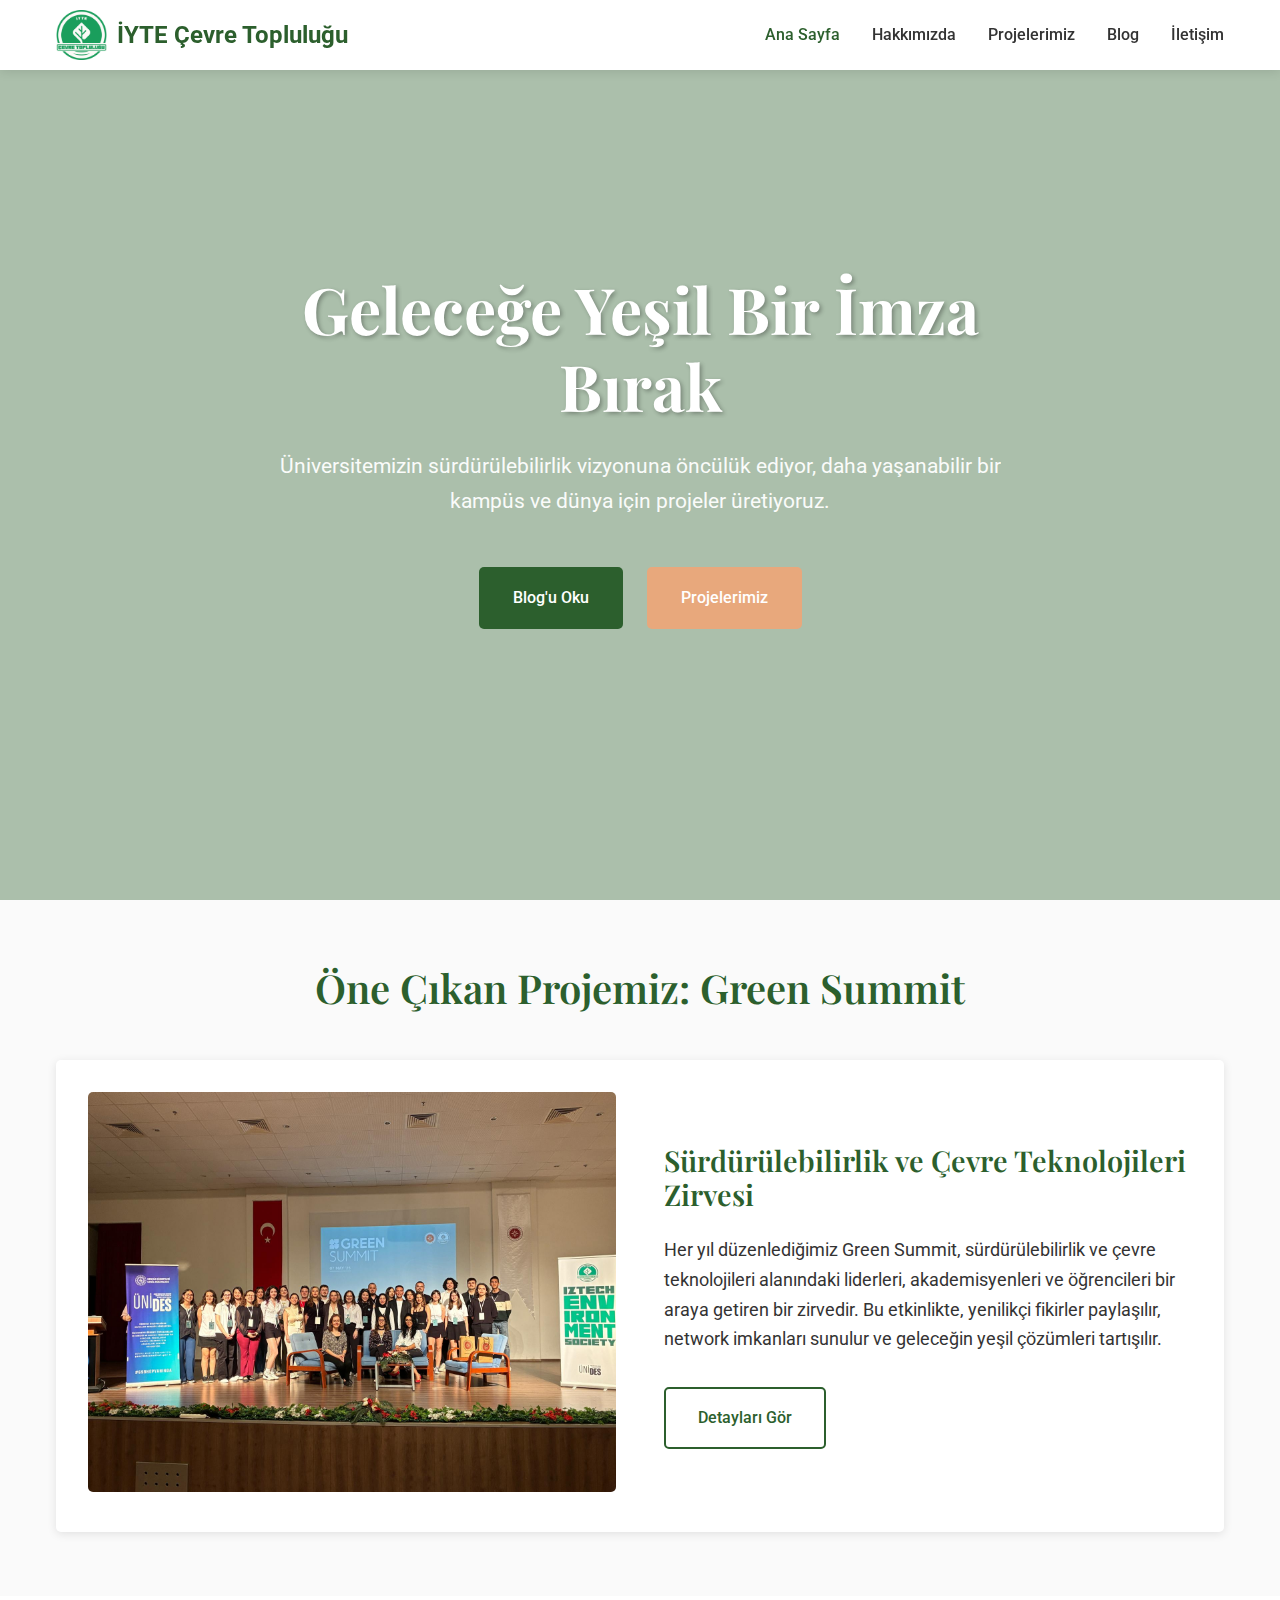
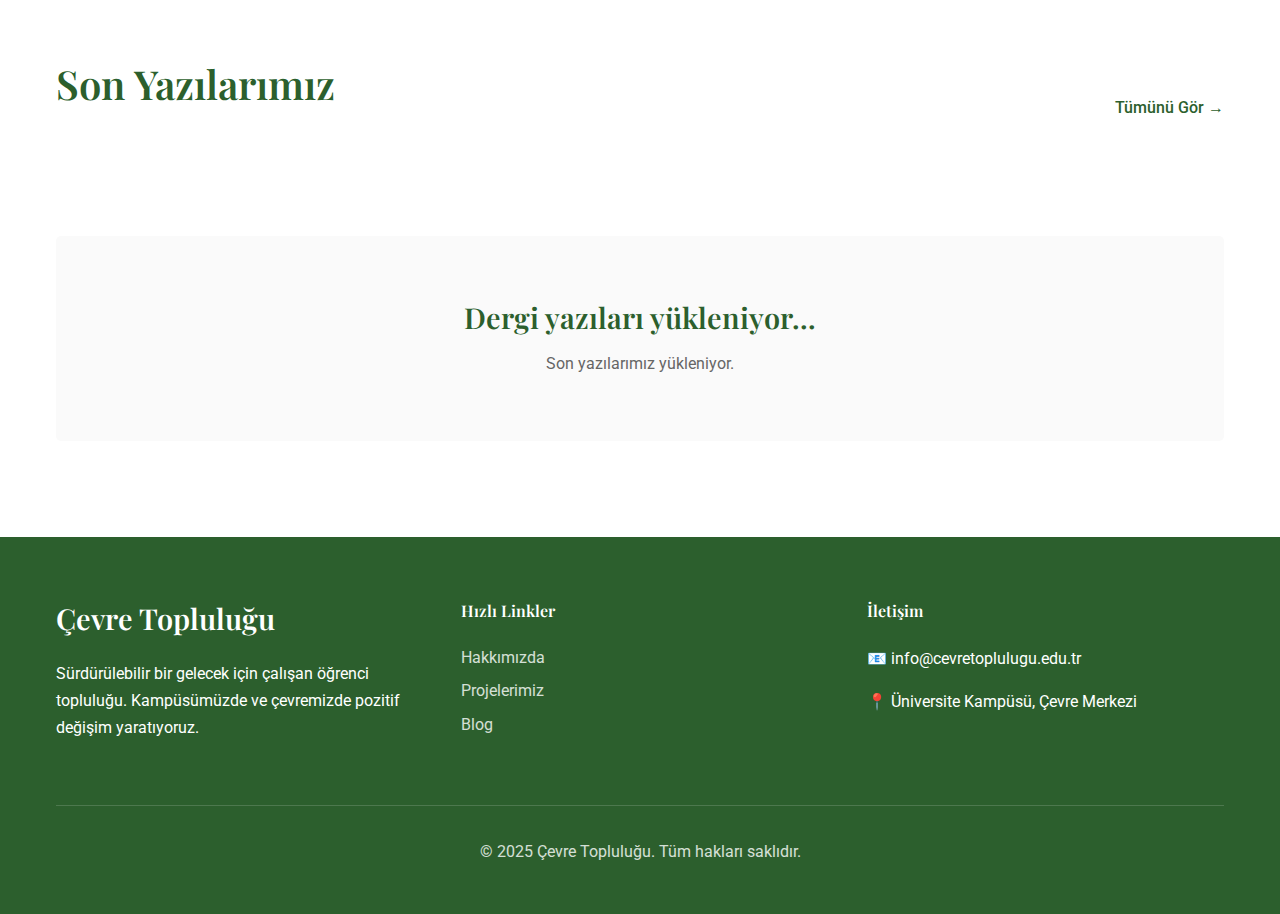
<file: index.html>
<!DOCTYPE html>
<html lang="tr">
<head>
    <meta charset="UTF-8">
    <meta name="viewport" content="width=device-width, initial-scale=1.0">
    <title>Çevre Topluluğu - Geleceğe Yeşil Bir İmza Bırak</title>
    <link rel="stylesheet" href="styles.css">
    <link rel="preconnect" href="https://fonts.googleapis.com">
    <link rel="preconnect" href="https://fonts.gstatic.com" crossorigin>
    <link href="https://fonts.googleapis.com/css2?family=Playfair+Display:wght@400;600;700&family=Roboto:wght@300;400;500;700&display=swap" rel="stylesheet">
    <link rel="icon" href="images/cevreLogo.png">
</head>
<body>
    <!-- Navigation -->
    <nav class="navbar">
        <div class="nav-container">
            <div class="nav-logo"><a href="index.html" style="display: flex; align-items: center; text-decoration: none; color: inherit;"><img src="images/cevreLogo.png" alt="Çevre Topluluğu Logo" style="height: 50px; margin-right: 10px;"><h2 style="font-family: 'Roboto', sans-serif; font-size: 1.5rem; font-weight: bold;">İYTE Çevre Topluluğu</h2></a></div>
            <div class="nav-menu" id="nav-menu">
                <a href="index.html" class="nav-link active">Ana Sayfa</a>
                <a href="hakkimizda.html" class="nav-link">Hakkımızda</a>
                <a href="projelerimiz.html" class="nav-link">Projelerimiz</a>
                <a href="blog.html" class="nav-link">Blog</a>
                <a href="iletisim.html" class="nav-link">İletişim</a>
            </div>
            <div class="nav-toggle" id="nav-toggle">
                <span class="bar"></span>
                <span class="bar"></span>
                <span class="bar"></span>
            </div>
        </div>
    </nav>

    <!-- Hero Section -->
    <section class="hero">
        <div class="hero-overlay"></div>
        <div class="hero-content">
            <h1 class="hero-title">Geleceğe Yeşil Bir İmza Bırak</h1>
            <p class="hero-subtitle">Üniversitemizin sürdürülebilirlik vizyonuna öncülük ediyor, daha yaşanabilir bir kampüs ve dünya için projeler üretiyoruz.</p>
            <div class="hero-buttons">
                <a href="blog.html" class="btn btn-primary">Blog'u Oku</a>
                <a href="projelerimiz.html" class="btn btn-accent">Projelerimiz</a>
            </div>
        </div>
    </section>

    <!-- Featured Project -->
    <section class="featured-project">
        <div class="container">
            <h2 class="section-title">Öne Çıkan Projemiz: Green Summit</h2>
            <div class="card">
                <div class="project-grid">
                    <div class="project-image">
                        <img src="images/green-summit/thumbnail.jpg" alt="Green Summit Projesi">
                    </div>
                    <div class="project-content">
                        <h3>Sürdürülebilirlik ve Çevre Teknolojileri Zirvesi</h3>
                        <p>Her yıl düzenlediğimiz Green Summit, sürdürülebilirlik ve çevre teknolojileri alanındaki liderleri, akademisyenleri ve öğrencileri bir araya getiren bir zirvedir. Bu etkinlikte, yenilikçi fikirler paylaşılır, network imkanları sunulur ve geleceğin yeşil çözümleri tartışılır.</p>
                        <a href="projelerimiz.html" class="btn btn-outline">Detayları Gör</a>
                    </div>
                </div>
            </div>
        </div>
    </section>

    <!-- Latest Posts -->
    <section class="latest-posts">
        <div class="container">
            <div class="section-header">
                <h2 class="section-title">Son Yazılarımız</h2>
                <a href="blog.html" class="view-all">Tümünü Gör →</a>
            </div>
            <div id="homepage-posts-grid" class="posts-grid">
                <!-- Medium'dan gelen son yazılar buraya yüklenecek -->
                <div class="loading-message">
                    <h3>Dergi yazıları yükleniyor...</h3>
                    <p>Son yazılarımız yükleniyor.</p>
                </div>
            </div>
        </div>
    </section>

    <!-- Footer -->
    <footer class="footer">
        <div class="container">
            <div class="footer-content">
                <div class="footer-section">
                    <h3>Çevre Topluluğu</h3>
                    <p>Sürdürülebilir bir gelecek için çalışan öğrenci topluluğu. Kampüsümüzde ve çevremizde pozitif değişim yaratıyoruz.</p>
                </div>
                <div class="footer-section">
                    <h4>Hızlı Linkler</h4>
                    <ul>
                        <li><a href="hakkimizda.html">Hakkımızda</a></li>
                        <li><a href="projelerimiz.html">Projelerimiz</a></li>
                        <li><a href="blog.html">Blog</a></li>
                    </ul>
                </div>
                <div class="footer-section">
                    <h4>İletişim</h4>
                    <p>📧 info@cevretoplulugu.edu.tr</p>
                    <p>📍 Üniversite Kampüsü, Çevre Merkezi</p>
                </div>
            </div>
            <div class="footer-bottom">
                <p>&copy; 2025 Çevre Topluluğu. Tüm hakları saklıdır.</p>
            </div>
        </div>
    </footer>


    <script src="medium-config.js"></script>
    <script src="script.js"></script>
    <script src="medium-integration.js"></script>
</body>
</html>
</file>
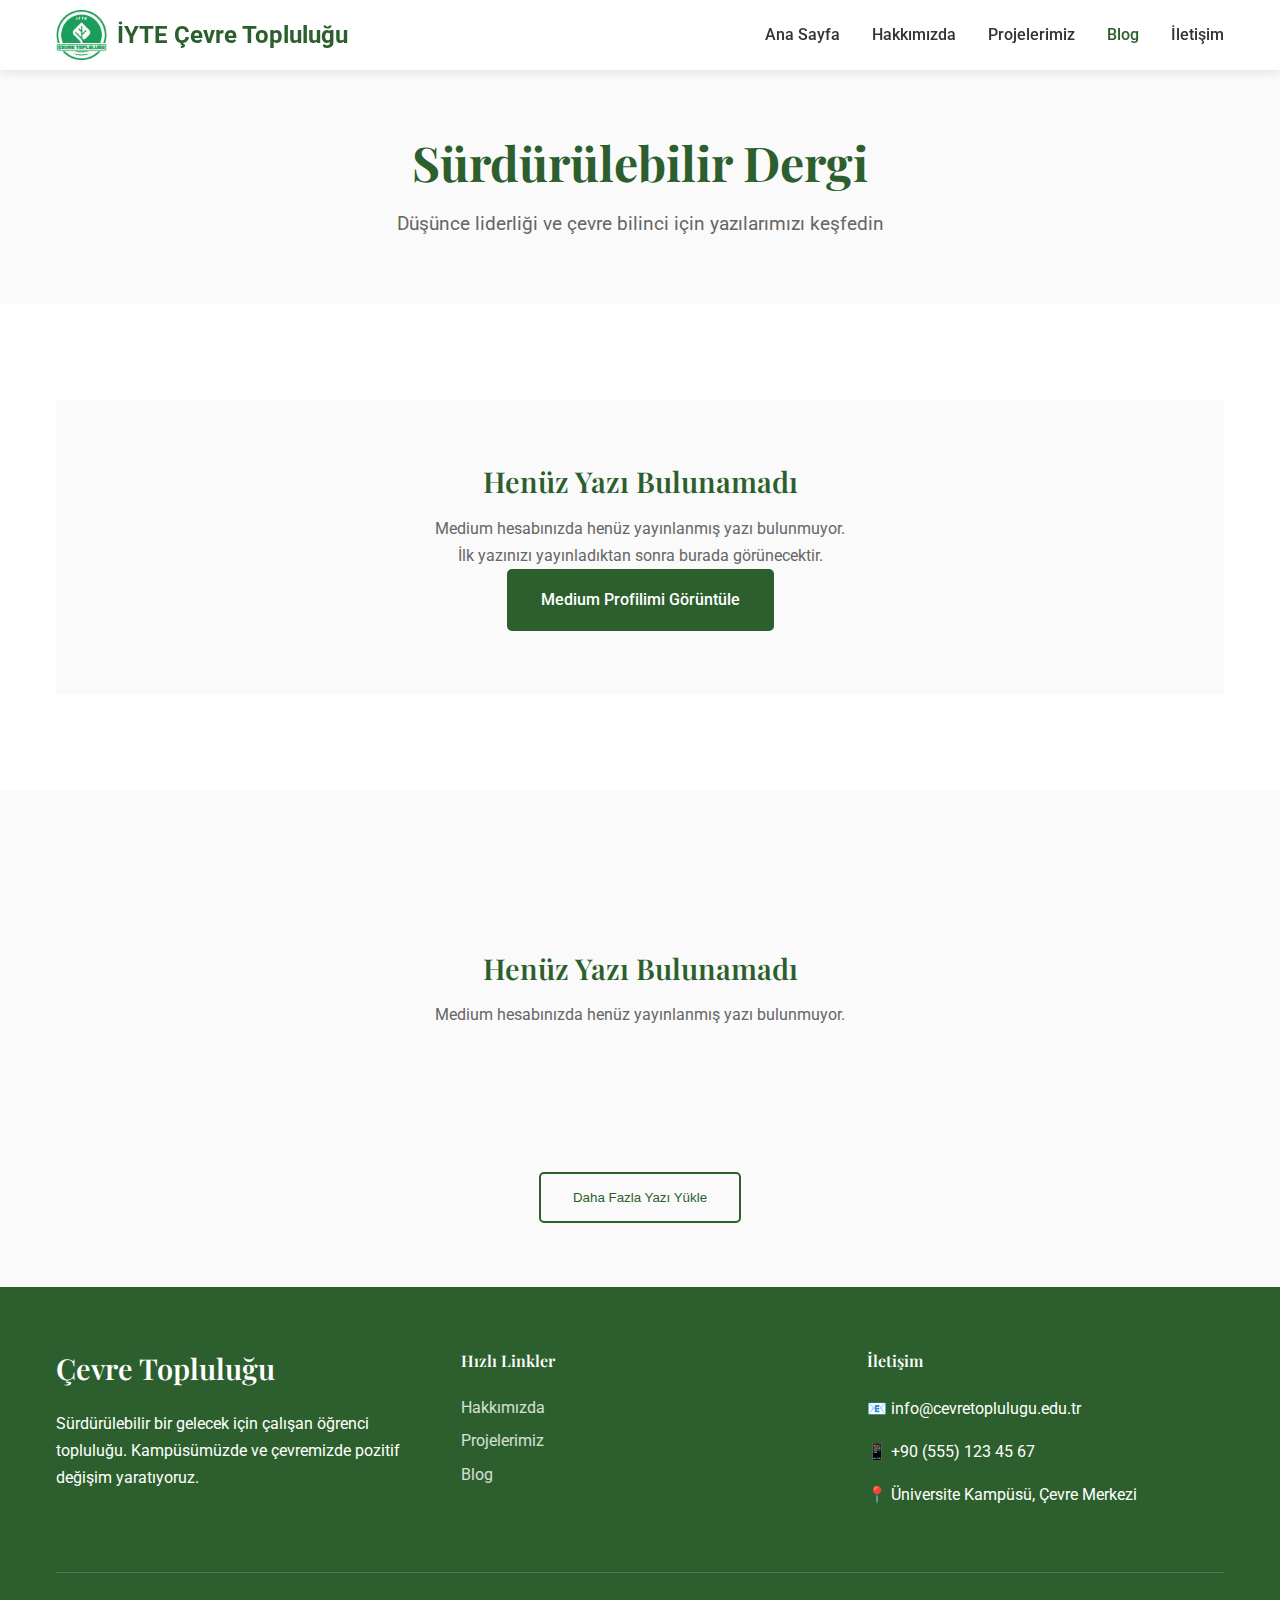
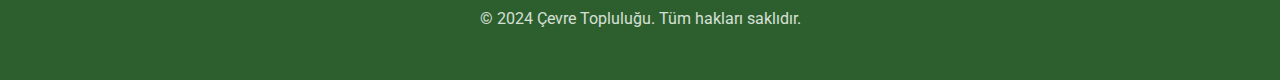
<file: blog.html>
<!DOCTYPE html>
<html lang="tr">
<head>
    <meta charset="UTF-8">
    <meta name="viewport" content="width=device-width, initial-scale=1.0">
    <title>Blog - Çevre Topluluğu</title>
    <link rel="stylesheet" href="styles.css">
    <link rel="stylesheet" href="blog.css">
    <link rel="preconnect" href="https://fonts.googleapis.com">
    <link rel="preconnect" href="https://fonts.gstatic.com" crossorigin>
    <link href="https://fonts.googleapis.com/css2?family=Playfair+Display:wght@400;600;700&family=Roboto:wght@300;400;500;700&display=swap" rel="stylesheet">
    <link rel="icon" href="images/cevreLogo.png">
</head>
<body>
    <!-- Navigation -->
    <nav class="navbar">
        <div class="nav-container">
            <div class="nav-logo"><a href="index.html" style="display: flex; align-items: center; text-decoration: none; color: inherit;"><img src="images/cevreLogo.png" alt="Çevre Topluluğu Logo" style="height: 50px; margin-right: 10px;"><h2 style="font-family: 'Roboto', sans-serif; font-size: 1.5rem; font-weight: bold;">İYTE Çevre Topluluğu</h2></a></div>
            <div class="nav-menu" id="nav-menu">
                <a href="index.html" class="nav-link">Ana Sayfa</a>
                <a href="hakkimizda.html" class="nav-link">Hakkımızda</a>
                <a href="projelerimiz.html" class="nav-link">Projelerimiz</a>
                <a href="blog.html" class="nav-link active">Blog</a>
                <a href="iletisim.html" class="nav-link">İletişim</a>
            </div>
            <div class="nav-toggle" id="nav-toggle">
                <span class="bar"></span>
                <span class="bar"></span>
                <span class="bar"></span>
            </div>
        </div>
    </nav>

    <!-- Blog Header -->
    <section class="blog-header">
        <div class="container">
            <h1>Sürdürülebilir Dergi</h1>
            <p>Düşünce liderliği ve çevre bilinci için yazılarımızı keşfedin</p>
        </div>
    </section>

    <!-- Featured Post -->
    <section class="featured-post-section">
        <div class="container">
            <div id="featured-post-container">
                <!-- Medium'dan gelen öne çıkan yazı buraya yüklenecek -->
                <div class="loading-message">
                    <h3>Blog yazıları yükleniyor...</h3>
                    <p>İşlem 30 saniye kadar sürebilir lütfen bekleyin.</p>
                </div>
            </div>
        </div>
    </section>

    <!-- Blog Grid -->
    <section class="blog-grid-section">
        <div class="container">
            <div id="blog-grid" class="blog-grid">
                <!-- Medium'dan gelen yazılar buraya yüklenecek -->
                <div class="loading-message">
                    <h3>Blog yazıları yükleniyor...</h3>
                    <p>İşlem 30 saniye kadar sürebilir lütfen bekleyin.</p>
                </div>
            </div>

            <!-- Load More Button -->
            <div class="load-more">
                <button class="btn btn-outline">Daha Fazla Yazı Yükle</button>
            </div>
        </div>
    </section>

    <!-- Footer -->
    <footer class="footer">
        <div class="container">
            <div class="footer-content">
                <div class="footer-section">
                    <h3>Çevre Topluluğu</h3>
                    <p>Sürdürülebilir bir gelecek için çalışan öğrenci topluluğu. Kampüsümüzde ve çevremizde pozitif değişim yaratıyoruz.</p>
                </div>
                <div class="footer-section">
                    <h4>Hızlı Linkler</h4>
                    <ul>
                        <li><a href="hakkimizda.html">Hakkımızda</a></li>
                        <li><a href="projelerimiz.html">Projelerimiz</a></li>
                        <li><a href="blog.html">Blog</a></li>
                    </ul>
                </div>
                <div class="footer-section">
                    <h4>İletişim</h4>
                    <p>📧 info@cevretoplulugu.edu.tr</p>
                    <p>📱 +90 (555) 123 45 67</p>
                    <p>📍 Üniversite Kampüsü, Çevre Merkezi</p>
                </div>
            </div>
            <div class="footer-bottom">
                <p>&copy; 2024 Çevre Topluluğu. Tüm hakları saklıdır.</p>
            </div>
        </div>
    </footer>

    <script src="medium-config.js"></script>
    <script src="script.js"></script>
    <script src="medium-integration.js"></script>
</body>
</html>
</file>
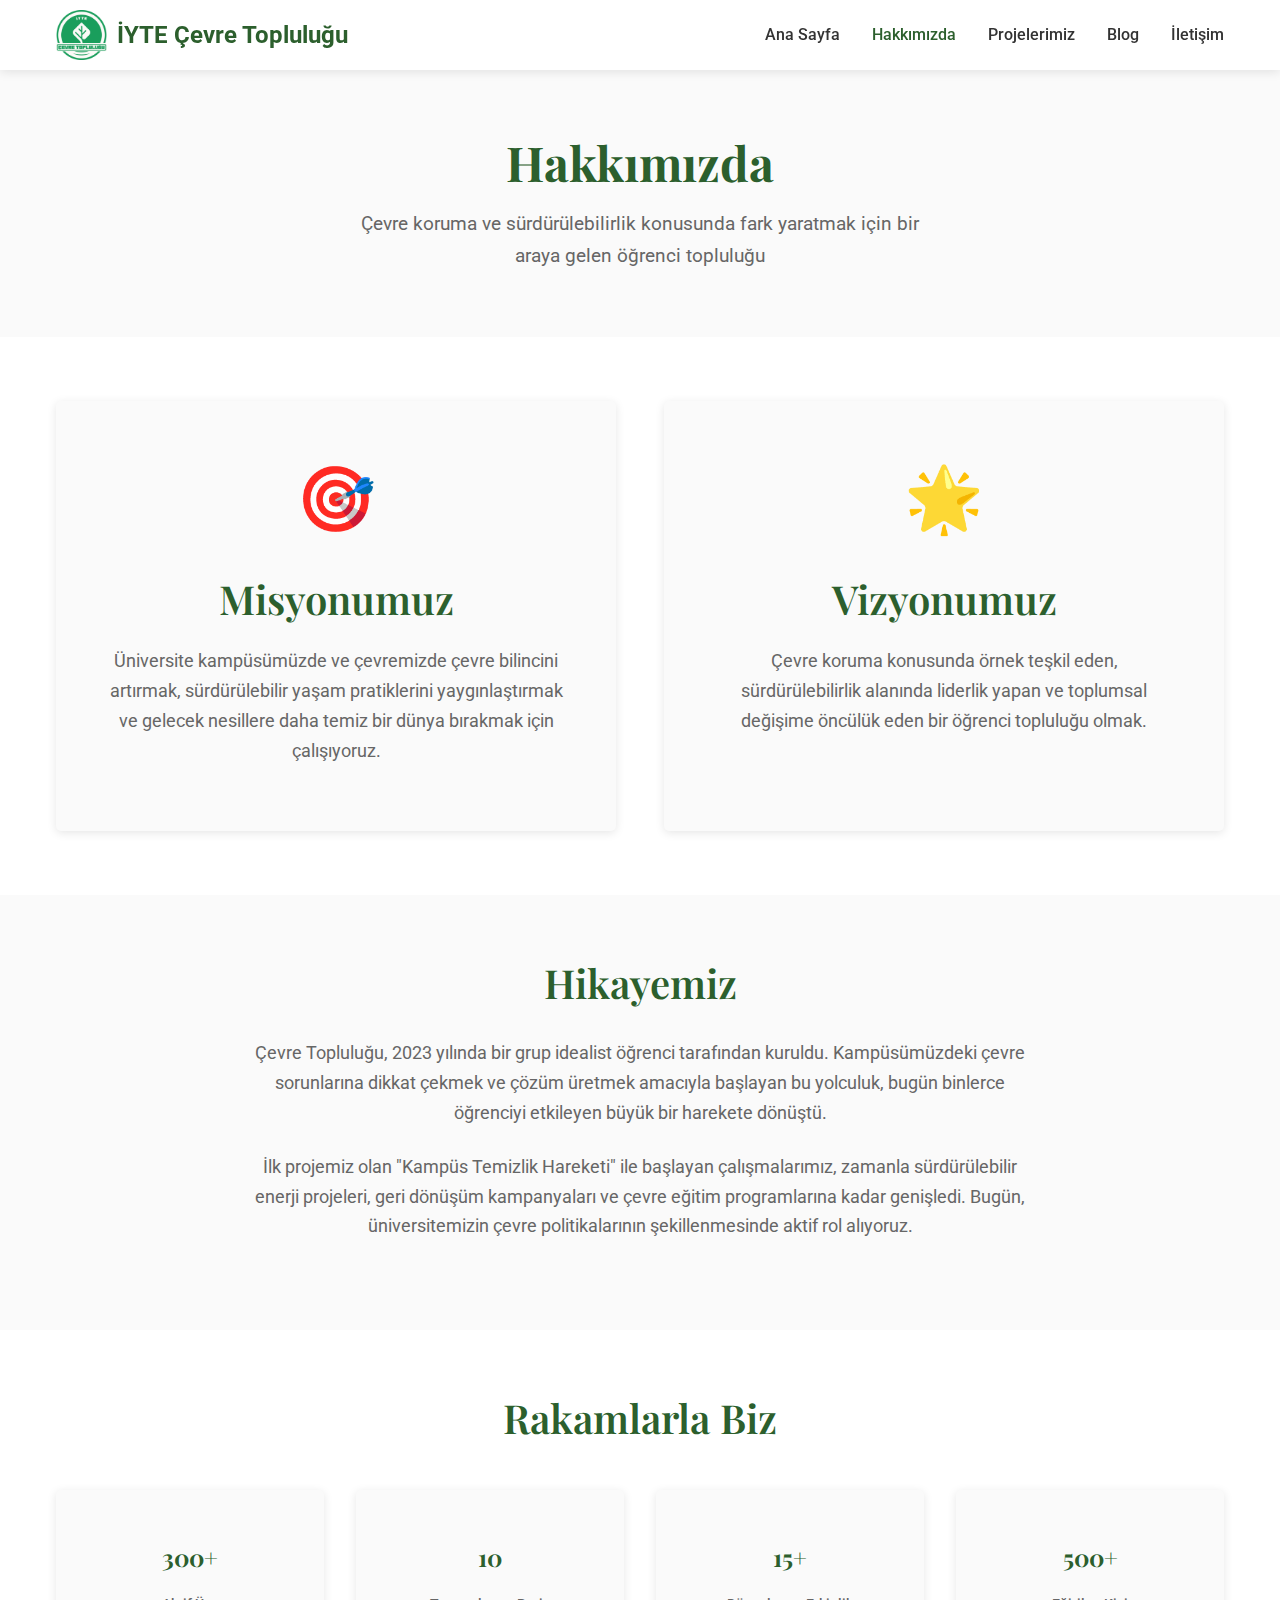
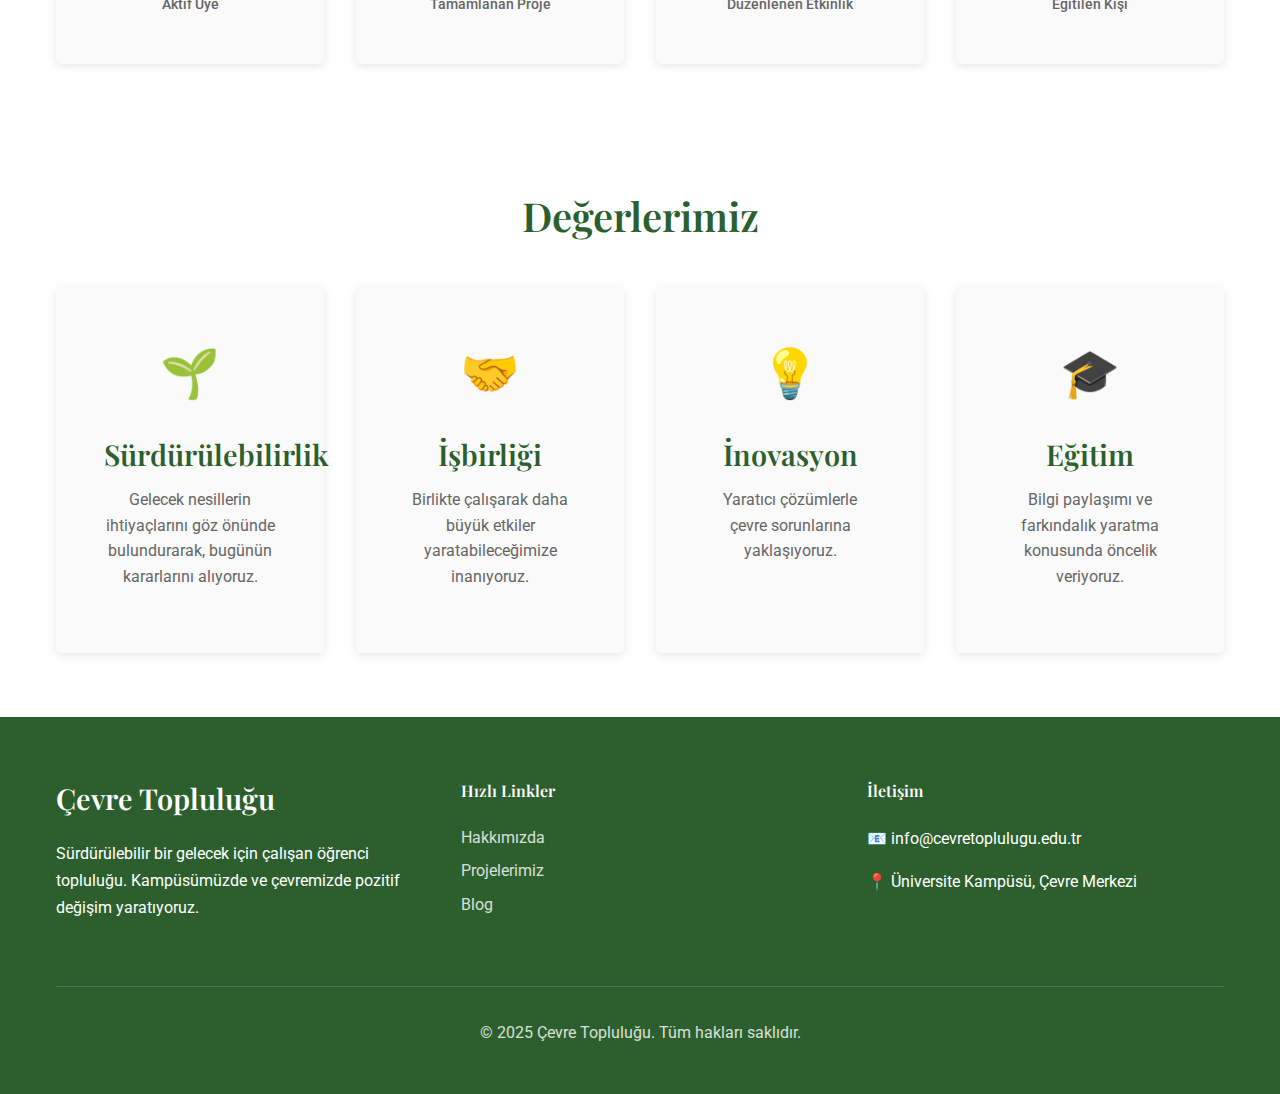
<file: hakkimizda.html>
<!DOCTYPE html>
<html lang="tr">
<head>
    <meta charset="UTF-8">
    <meta name="viewport" content="width=device-width, initial-scale=1.0">
    <title>Hakkımızda - Çevre Topluluğu</title>
    <link rel="stylesheet" href="styles.css">
    <link rel="preconnect" href="https://fonts.googleapis.com">
    <link rel="preconnect" href="https://fonts.gstatic.com" crossorigin>
    <link href="https://fonts.googleapis.com/css2?family=Playfair+Display:wght@400;600;700&family=Roboto:wght@300;400;500;700&display=swap" rel="stylesheet">
    <link rel="icon" href="images/cevreLogo.png">
</head>
<body>
    <!-- Navigation -->
    <nav class="navbar">
        <div class="nav-container">
            <div class="nav-logo"><a href="index.html" style="display: flex; align-items: center; text-decoration: none; color: inherit;"><img src="images/cevreLogo.png" alt="Çevre Topluluğu Logo" style="height: 50px; margin-right: 10px;"><h2 style="font-family: 'Roboto', sans-serif; font-size: 1.5rem; font-weight: bold;">İYTE Çevre Topluluğu</h2></a></div>
            <div class="nav-menu" id="nav-menu">
                <a href="index.html" class="nav-link">Ana Sayfa</a>
                <a href="hakkimizda.html" class="nav-link active">Hakkımızda</a>
                <a href="projelerimiz.html" class="nav-link">Projelerimiz</a>
                <a href="blog.html" class="nav-link">Blog</a>
                <a href="iletisim.html" class="nav-link">İletişim</a>
            </div>
            <div class="nav-toggle" id="nav-toggle">
                <span class="bar"></span>
                <span class="bar"></span>
                <span class="bar"></span>
            </div>
        </div>
    </nav>

    <!-- Page Header -->
    <section class="page-header">
        <div class="container">
            <h1>Hakkımızda</h1>
            <p>Çevre koruma ve sürdürülebilirlik konusunda fark yaratmak için bir araya gelen öğrenci topluluğu</p>
        </div>
    </section>

    <!-- Mission & Vision -->
    <section class="mission-vision">
        <div class="container">
            <div class="mv-grid">
                <div class="mv-card">
                    <div class="mv-icon">🎯</div>
                    <h2>Misyonumuz</h2>
                    <p>Üniversite kampüsümüzde ve çevremizde çevre bilincini artırmak, sürdürülebilir yaşam pratiklerini yaygınlaştırmak ve gelecek nesillere daha temiz bir dünya bırakmak için çalışıyoruz.</p>
                </div>
                <div class="mv-card">
                    <div class="mv-icon">🌟</div>
                    <h2>Vizyonumuz</h2>
                    <p>Çevre koruma konusunda örnek teşkil eden, sürdürülebilirlik alanında liderlik yapan ve toplumsal değişime öncülük eden bir öğrenci topluluğu olmak.</p>
                </div>
            </div>
        </div>
    </section>

    <!-- Our Story -->
    <section class="our-story">
        <div class="container">
            <div class="story-content">
                <h2>Hikayemiz</h2>
                <p>Çevre Topluluğu, 2023 yılında bir grup idealist öğrenci tarafından kuruldu. Kampüsümüzdeki çevre sorunlarına dikkat çekmek ve çözüm üretmek amacıyla başlayan bu yolculuk, bugün binlerce öğrenciyi etkileyen büyük bir harekete dönüştü.</p>
                <p>İlk projemiz olan "Kampüs Temizlik Hareketi" ile başlayan çalışmalarımız, zamanla sürdürülebilir enerji projeleri, geri dönüşüm kampanyaları ve çevre eğitim programlarına kadar genişledi. Bugün, üniversitemizin çevre politikalarının şekillenmesinde aktif rol alıyoruz.</p>
            </div>
        </div>
    </section>

    <!-- Statistics -->
    <section class="statistics">
        <div class="container">
            <h2 class="section-title">Rakamlarla Biz</h2>
            <div class="stats-grid">
                <div class="stat-card">
                    <div class="stat-number">300+</div>
                    <div class="stat-label">Aktif Üye</div>
                </div>
                <div class="stat-card">
                    <div class="stat-number">10</div>
                    <div class="stat-label">Tamamlanan Proje</div>
                </div>
                <div class="stat-card">
                    <div class="stat-number">15+</div>
                    <div class="stat-label">Düzenlenen Etkinlik</div>
                </div>
                <div class="stat-card">
                    <div class="stat-number">500+</div>
                    <div class="stat-label">Eğitilen Kişi</div>
                </div>
            </div>
        </div>
    </section>

    <!-- Team Section removed per request -->

    <!-- Values -->
    <section class="values-section">
        <div class="container">
            <h2 class="section-title">Değerlerimiz</h2>
            <div class="values-grid">
                <div class="value-card">
                    <div class="value-icon">🌱</div>
                    <h3>Sürdürülebilirlik</h3>
                    <p>Gelecek nesillerin ihtiyaçlarını göz önünde bulundurarak, bugünün kararlarını alıyoruz.</p>
                </div>
                <div class="value-card">
                    <div class="value-icon">🤝</div>
                    <h3>İşbirliği</h3>
                    <p>Birlikte çalışarak daha büyük etkiler yaratabileceğimize inanıyoruz.</p>
                </div>
                <div class="value-card">
                    <div class="value-icon">💡</div>
                    <h3>İnovasyon</h3>
                    <p>Yaratıcı çözümlerle çevre sorunlarına yaklaşıyoruz.</p>
                </div>
                <div class="value-card">
                    <div class="value-icon">🎓</div>
                    <h3>Eğitim</h3>
                    <p>Bilgi paylaşımı ve farkındalık yaratma konusunda öncelik veriyoruz.</p>
                </div>
            </div>
        </div>
    </section>

    <!-- Footer -->
    <footer class="footer">
        <div class="container">
            <div class="footer-content">
                <div class="footer-section">
                    <h3>Çevre Topluluğu</h3>
                    <p>Sürdürülebilir bir gelecek için çalışan öğrenci topluluğu. Kampüsümüzde ve çevremizde pozitif değişim yaratıyoruz.</p>
                </div>
                <div class="footer-section">
                    <h4>Hızlı Linkler</h4>
                    <ul>
                        <li><a href="hakkimizda.html">Hakkımızda</a></li>
                        <li><a href="projelerimiz.html">Projelerimiz</a></li>
                        <li><a href="blog.html">Blog</a></li>
                    </ul>
                </div>
                <div class="footer-section">
                    <h4>İletişim</h4>
                    <p>📧 info@cevretoplulugu.edu.tr</p>
                    <p>📍 Üniversite Kampüsü, Çevre Merkezi</p>
                </div>
            </div>
            <div class="footer-bottom">
                <p>&copy; 2025 Çevre Topluluğu. Tüm hakları saklıdır.</p>
            </div>
        </div>
    </footer>

    <script src="script.js"></script>
</body>
</html>
</file>
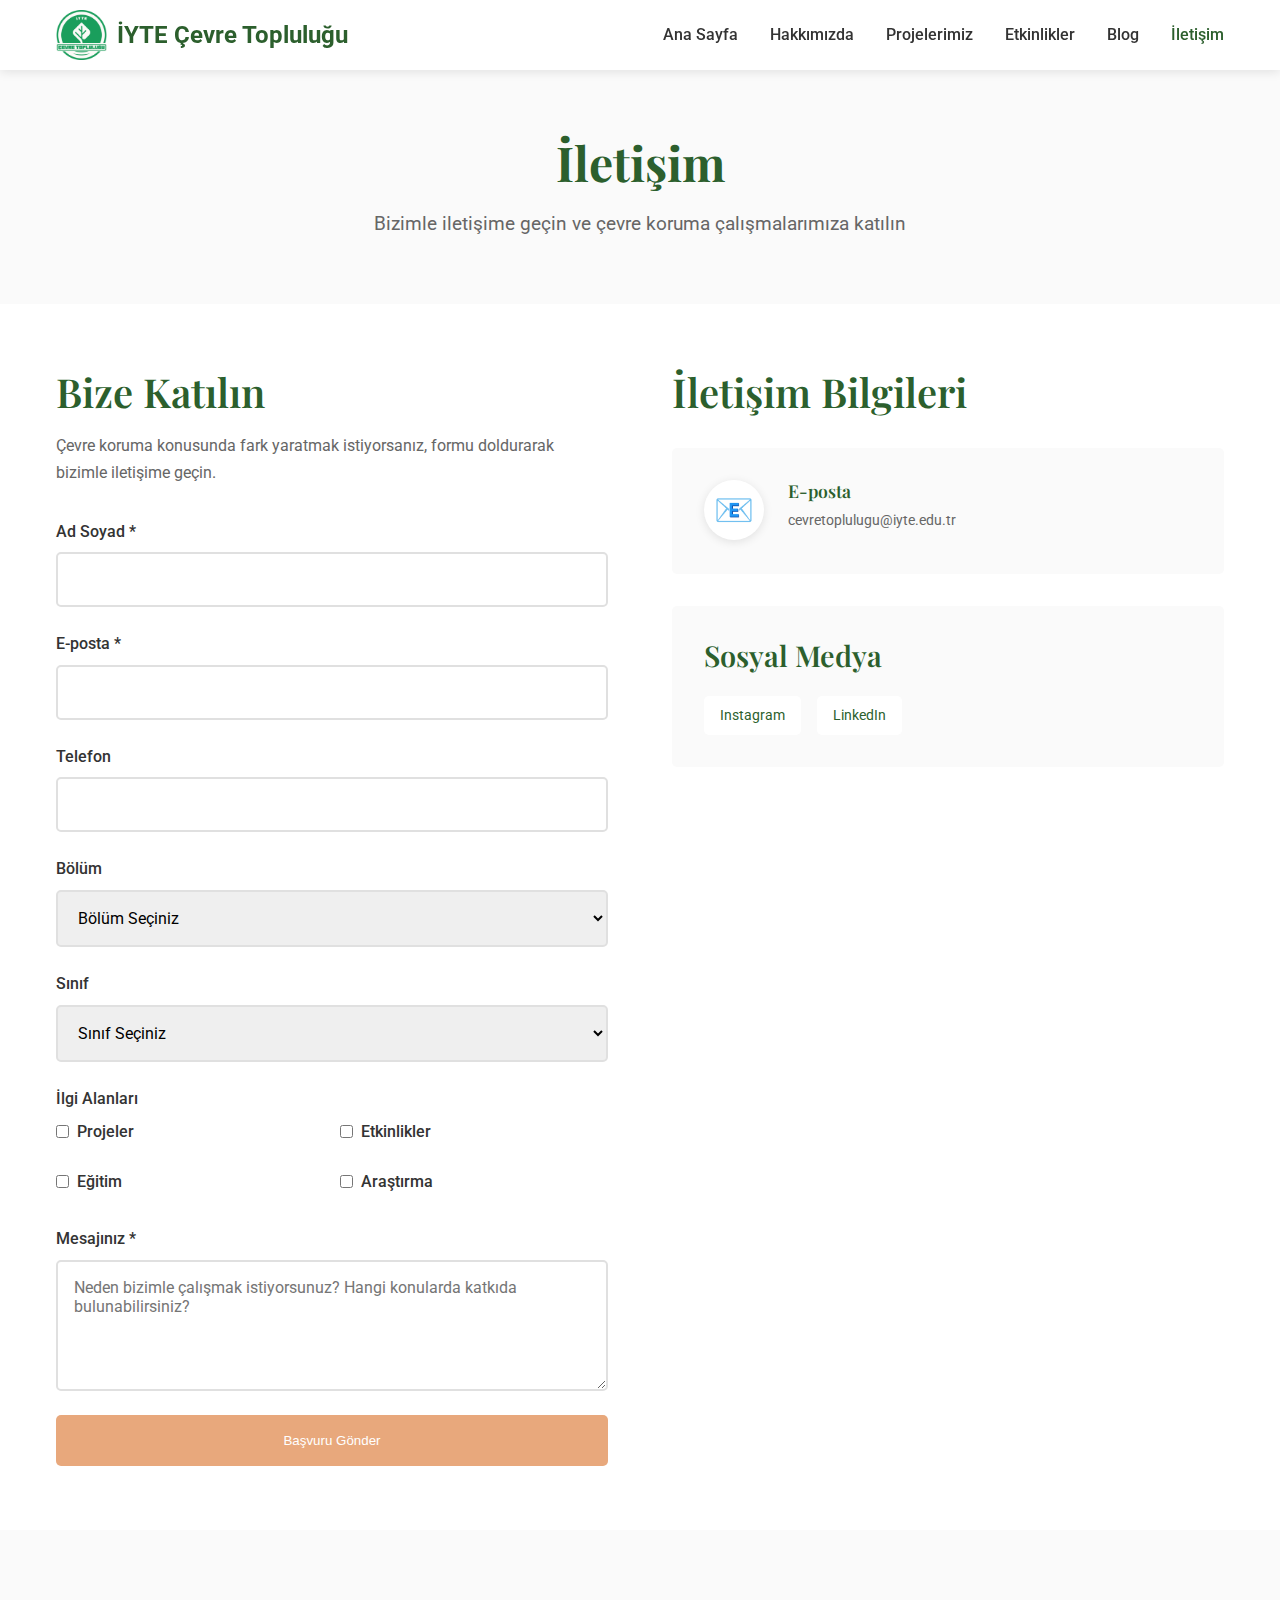
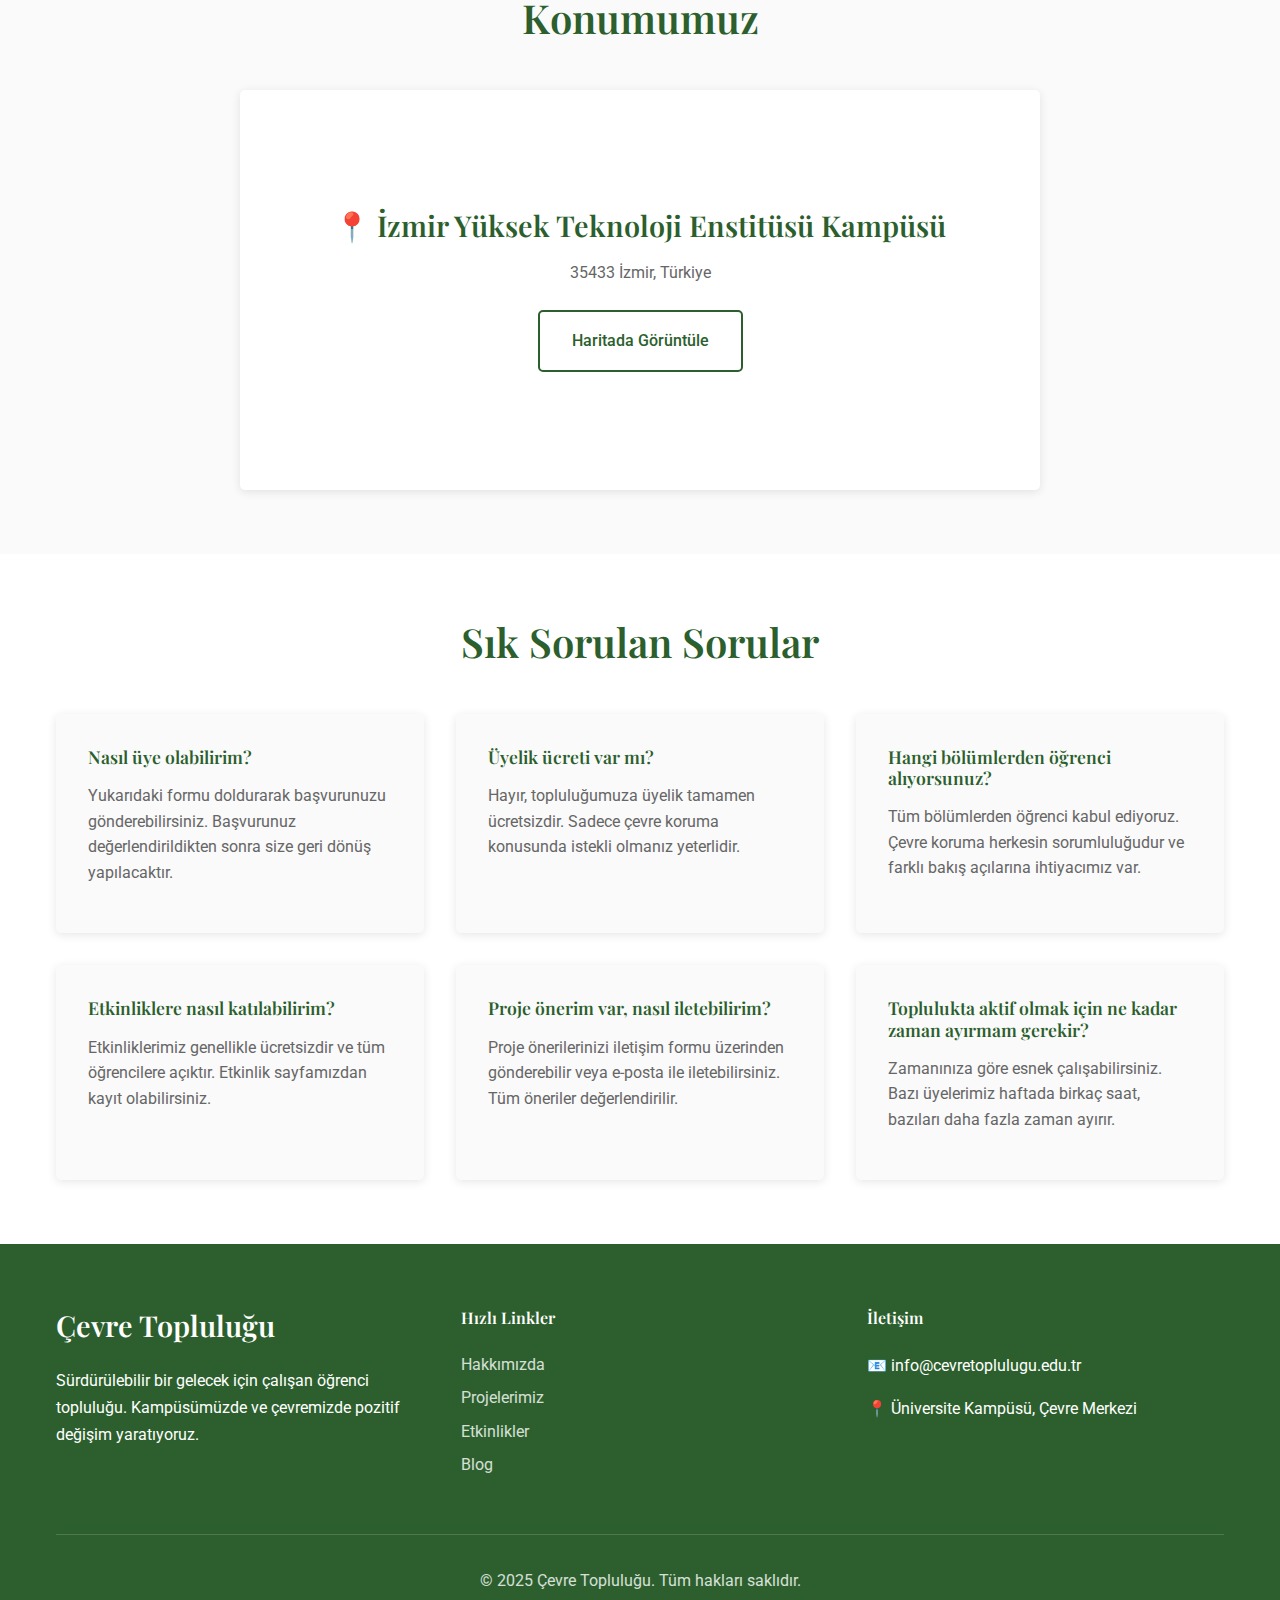
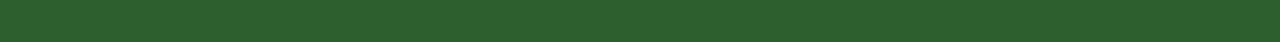
<file: iletisim.html>
<!DOCTYPE html>
<html lang="tr">
<head>
    <meta charset="UTF-8">
    <meta name="viewport" content="width=device-width, initial-scale=1.0">
    <title>İletişim - Çevre Topluluğu</title>
    <link rel="stylesheet" href="styles.css">
    <link rel="preconnect" href="https://fonts.googleapis.com">
    <link rel="preconnect" href="https://fonts.gstatic.com" crossorigin>
    <link href="https://fonts.googleapis.com/css2?family=Playfair+Display:wght@400;600;700&family=Roboto:wght@300;400;500;700&display=swap" rel="stylesheet">
    <link rel="icon" href="images/cevreLogo.png">
</head>
<body>
    <!-- Navigation -->
    <nav class="navbar">
        <div class="nav-container">
            <div class="nav-logo"><a href="index.html" style="display: flex; align-items: center; text-decoration: none; color: inherit;"><img src="images/cevreLogo.png" alt="Çevre Topluluğu Logo" style="height: 50px; margin-right: 10px;"><h2 style="font-family: 'Roboto', sans-serif; font-size: 1.5rem; font-weight: bold;">İYTE Çevre Topluluğu</h2></a></div>
            <div class="nav-menu" id="nav-menu">
                <a href="index.html" class="nav-link">Ana Sayfa</a>
                <a href="hakkimizda.html" class="nav-link">Hakkımızda</a>
                <a href="projelerimiz.html" class="nav-link">Projelerimiz</a>
                <a href="etkinlikler.html" class="nav-link">Etkinlikler</a>
                <a href="blog.html" class="nav-link">Blog</a>
                <a href="iletisim.html" class="nav-link active">İletişim</a>
            </div>
            <div class="nav-toggle" id="nav-toggle">
                <span class="bar"></span>
                <span class="bar"></span>
                <span class="bar"></span>
            </div>
        </div>
    </nav>

    <!-- Page Header -->
    <section class="page-header">
        <div class="container">
            <h1>İletişim</h1>
            <p>Bizimle iletişime geçin ve çevre koruma çalışmalarımıza katılın</p>
        </div>
    </section>

    <!-- Contact Section -->
    <section class="contact-section">
        <div class="container">
            <div class="contact-grid">
                <!-- Contact Form -->
                <div class="contact-form-container">
                    <h2>Bize Katılın</h2>
                    <p>Çevre koruma konusunda fark yaratmak istiyorsanız, formu doldurarak bizimle iletişime geçin.</p>
                    
                    <form class="contact-form" id="contactForm">
                        <div class="form-group">
                            <label for="name">Ad Soyad *</label>
                            <input type="text" id="name" name="name" required>
                        </div>
                        
                        <div class="form-group">
                            <label for="email">E-posta *</label>
                            <input type="email" id="email" name="email" required>
                        </div>
                        
                        <div class="form-group">
                            <label for="phone">Telefon</label>
                            <input type="tel" id="phone" name="phone">
                        </div>
                        
                        <div class="form-group">
                            <label for="department">Bölüm</label>
                            <select id="department" name="department">
                                <option value="">Bölüm Seçiniz</option>
                                <option value="cevre-muhendisligi">Çevre Mühendisliği</option>
                                <option value="biyoloji">Biyoloji</option>
                                <option value="kimya">Kimya</option>
                                <option value="fizik">Fizik</option>
                                <option value="matematik">Matematik</option>
                                <option value="diger">Diğer</option>
                            </select>
                        </div>
                        
                        <div class="form-group">
                            <label for="year">Sınıf</label>
                            <select id="year" name="year">
                                <option value="">Sınıf Seçiniz</option>
                                <option value="0">Hazırlık</option>
                                <option value="1">1. Sınıf</option>
                                <option value="2">2. Sınıf</option>
                                <option value="3">3. Sınıf</option>
                                <option value="4">4. Sınıf</option>
                                <option value="yuksek-lisans">Yüksek Lisans</option>
                                <option value="doktora">Doktora</option>
                            </select>
                        </div>
                        
                        <div class="form-group">
                            <label for="interest">İlgi Alanları</label>
                            <div class="checkbox-group">
                                <label class="checkbox-label">
                                    <input type="checkbox" name="interest" value="projeler">
                                    <span>Projeler</span>
                                </label>
                                <label class="checkbox-label">
                                    <input type="checkbox" name="interest" value="etkinlikler">
                                    <span>Etkinlikler</span>
                                </label>
                                <label class="checkbox-label">
                                    <input type="checkbox" name="interest" value="egitim">
                                    <span>Eğitim</span>
                                </label>
                                <label class="checkbox-label">
                                    <input type="checkbox" name="interest" value="arastirma">
                                    <span>Araştırma</span>
                                </label>
                            </div>
                        </div>
                        
                        <div class="form-group">
                            <label for="message">Mesajınız *</label>
                            <textarea id="message" name="message" rows="5" required placeholder="Neden bizimle çalışmak istiyorsunuz? Hangi konularda katkıda bulunabilirsiniz?"></textarea>
                        </div>
                        
                        <button type="submit" class="btn btn-accent">Başvuru Gönder</button>
                    </form>
                </div>

                <!-- Contact Info -->
                <div class="contact-info">
                    <h2>İletişim Bilgileri</h2>
                    
                    <div class="contact-item">
                        <div class="contact-icon">📧</div>
                        <div class="contact-details">
                            <h3>E-posta</h3>
                            <p>cevretoplulugu@iyte.edu.tr</p>
                        </div>
                    </div>
                    
                    <!-- Social Media -->
                    <div class="social-media">
                        <h3>Sosyal Medya</h3>
                        <div class="social-links">
                            <a href="https://www.instagram.com/iytecevretoplulugu/" class="social-link instagram">Instagram</a>
                            <a href="https://www.linkedin.com/company/i%CC%87yte-%C3%A7evre-toplulu%C4%9Fu" class="social-link linkedin">LinkedIn</a>
                        </div>
                    </div>
                </div>
            </div>
        </div>
    </section>

    <!-- Map Section -->
    <section class="map-section">
        <div class="container">
            <h2 class="section-title">Konumumuz</h2>
            <div class="map-container">
                <div class="map-placeholder">
                    <div class="map-content">
                        <h3>📍 İzmir Yüksek Teknoloji Enstitüsü Kampüsü</h3>
                        <p>35433 İzmir, Türkiye</p>
                        <a href="https://www.google.com/maps/dir//%C4%B0zmir+Y%C3%BCksek+Teknoloji+Enstit%C3%BCs%C3%BC+%C4%B0YTE+%C4%B0zmir+Y%C3%BCksek+Teknoloji+Enstit%C3%BCs%C3%BC+G%C3%BClbah%C3%A7e+35433+Urla%2F%C4%B0zmir/@38.3190947,26.6432058,16z/data=!4m5!4m4!1m0!1m2!1m1!1s0x14bb90f9aaaaaaab:0xed70c1a0fe6503c9" target="_blank" class="btn btn-outline">Haritada Görüntüle</a>
                    </div>
                </div>
            </div>
        </div>
    </section>

    <!-- FAQ Section -->
    <section class="faq-section">
        <div class="container">
            <h2 class="section-title">Sık Sorulan Sorular</h2>
            <div class="faq-grid">
                <div class="faq-item">
                    <h3>Nasıl üye olabilirim?</h3>
                    <p>Yukarıdaki formu doldurarak başvurunuzu gönderebilirsiniz. Başvurunuz değerlendirildikten sonra size geri dönüş yapılacaktır.</p>
                </div>
                
                <div class="faq-item">
                    <h3>Üyelik ücreti var mı?</h3>
                    <p>Hayır, topluluğumuza üyelik tamamen ücretsizdir. Sadece çevre koruma konusunda istekli olmanız yeterlidir.</p>
                </div>
                
                <div class="faq-item">
                    <h3>Hangi bölümlerden öğrenci alıyorsunuz?</h3>
                    <p>Tüm bölümlerden öğrenci kabul ediyoruz. Çevre koruma herkesin sorumluluğudur ve farklı bakış açılarına ihtiyacımız var.</p>
                </div>
                
                <div class="faq-item">
                    <h3>Etkinliklere nasıl katılabilirim?</h3>
                    <p>Etkinliklerimiz genellikle ücretsizdir ve tüm öğrencilere açıktır. Etkinlik sayfamızdan kayıt olabilirsiniz.</p>
                </div>
                
                <div class="faq-item">
                    <h3>Proje önerim var, nasıl iletebilirim?</h3>
                    <p>Proje önerilerinizi iletişim formu üzerinden gönderebilir veya e-posta ile iletebilirsiniz. Tüm öneriler değerlendirilir.</p>
                </div>
                
                <div class="faq-item">
                    <h3>Toplulukta aktif olmak için ne kadar zaman ayırmam gerekir?</h3>
                    <p>Zamanınıza göre esnek çalışabilirsiniz. Bazı üyelerimiz haftada birkaç saat, bazıları daha fazla zaman ayırır.</p>
                </div>
            </div>
        </div>
    </section>

    <!-- Footer -->
    <footer class="footer">
        <div class="container">
            <div class="footer-content">
                <div class="footer-section">
                    <h3>Çevre Topluluğu</h3>
                    <p>Sürdürülebilir bir gelecek için çalışan öğrenci topluluğu. Kampüsümüzde ve çevremizde pozitif değişim yaratıyoruz.</p>
                </div>
                <div class="footer-section">
                    <h4>Hızlı Linkler</h4>
                    <ul>
                        <li><a href="hakkimizda.html">Hakkımızda</a></li>
                        <li><a href="projelerimiz.html">Projelerimiz</a></li>
                        <li><a href="etkinlikler.html">Etkinlikler</a></li>
                        <li><a href="blog.html">Blog</a></li>
                    </ul>
                </div>
                <div class="footer-section">
                    <h4>İletişim</h4>
                    <p>📧 info@cevretoplulugu.edu.tr</p>
                    <p>📍 Üniversite Kampüsü, Çevre Merkezi</p>
                </div>
            </div>
            <div class="footer-bottom">
                <p>&copy; 2025 Çevre Topluluğu. Tüm hakları saklıdır.</p>
            </div>
        </div>
    </footer>

    <script src="script.js"></script>
</body>
</html>
</file>
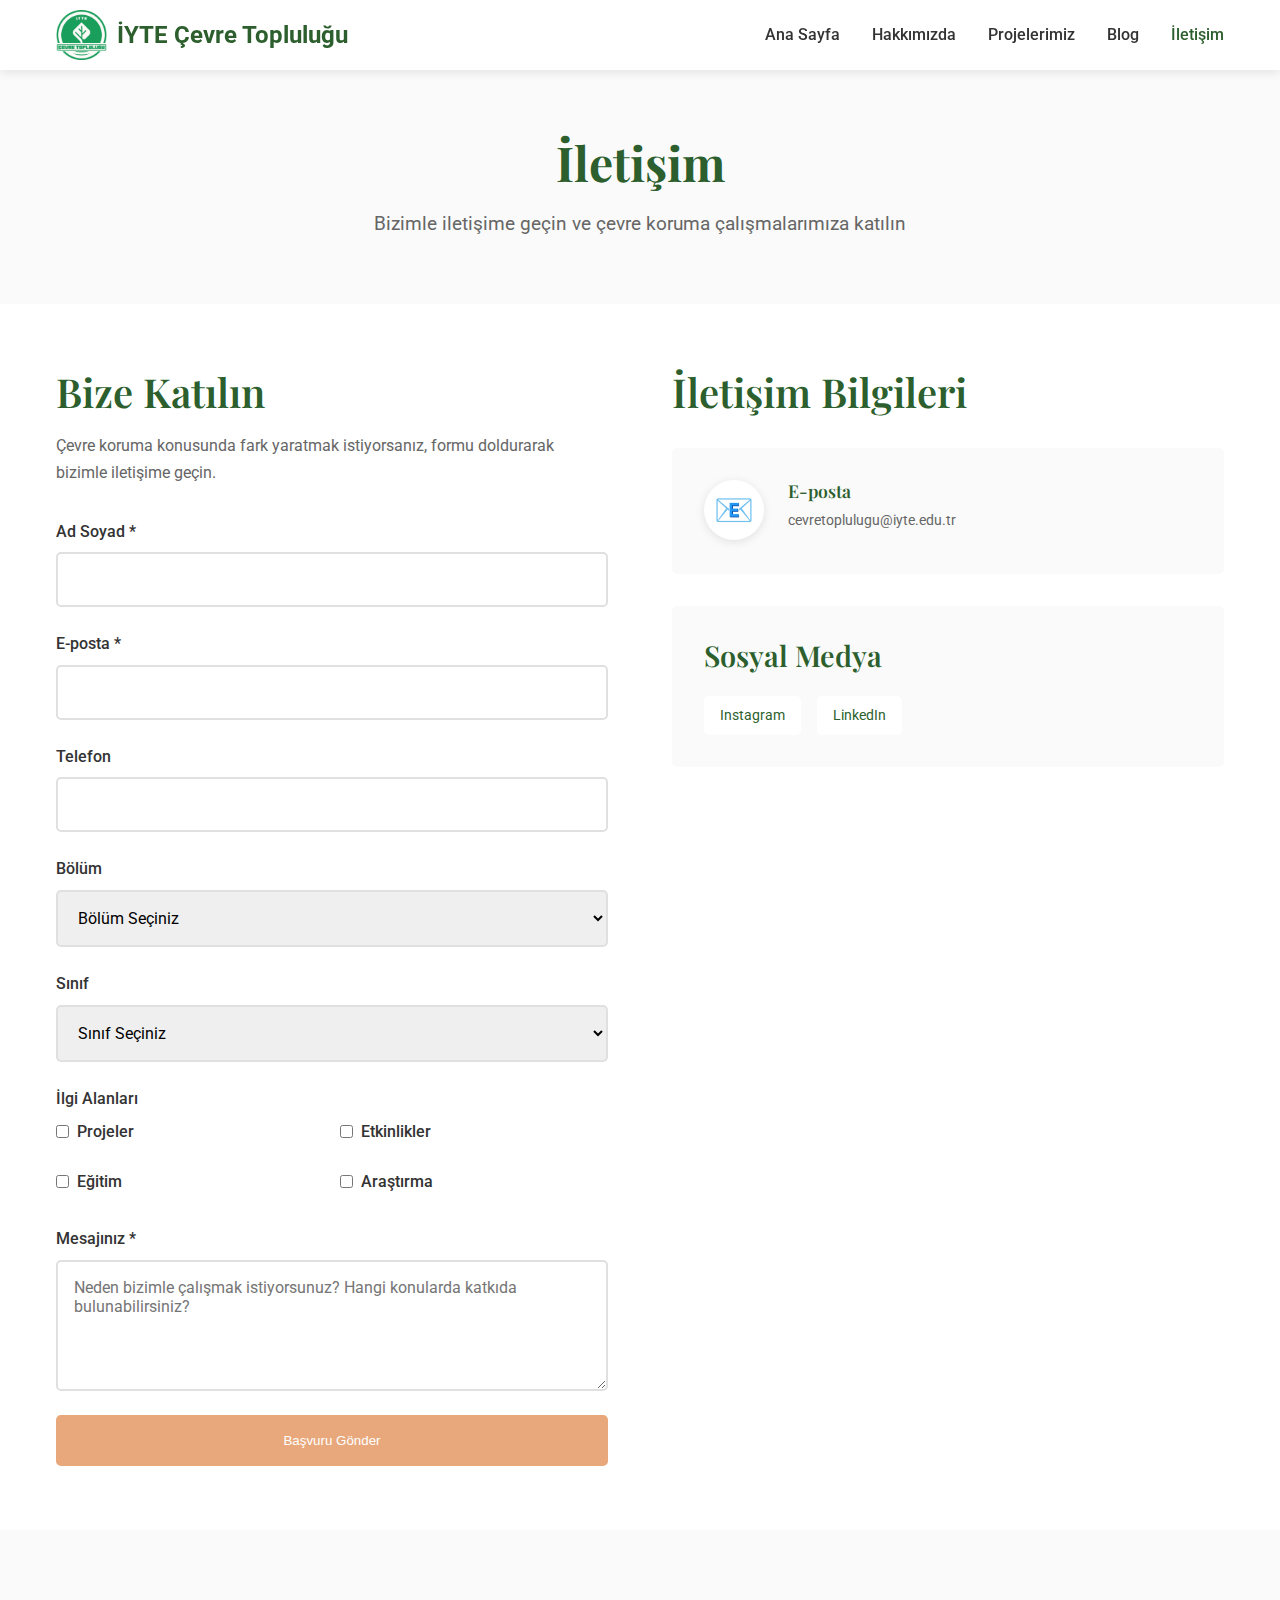
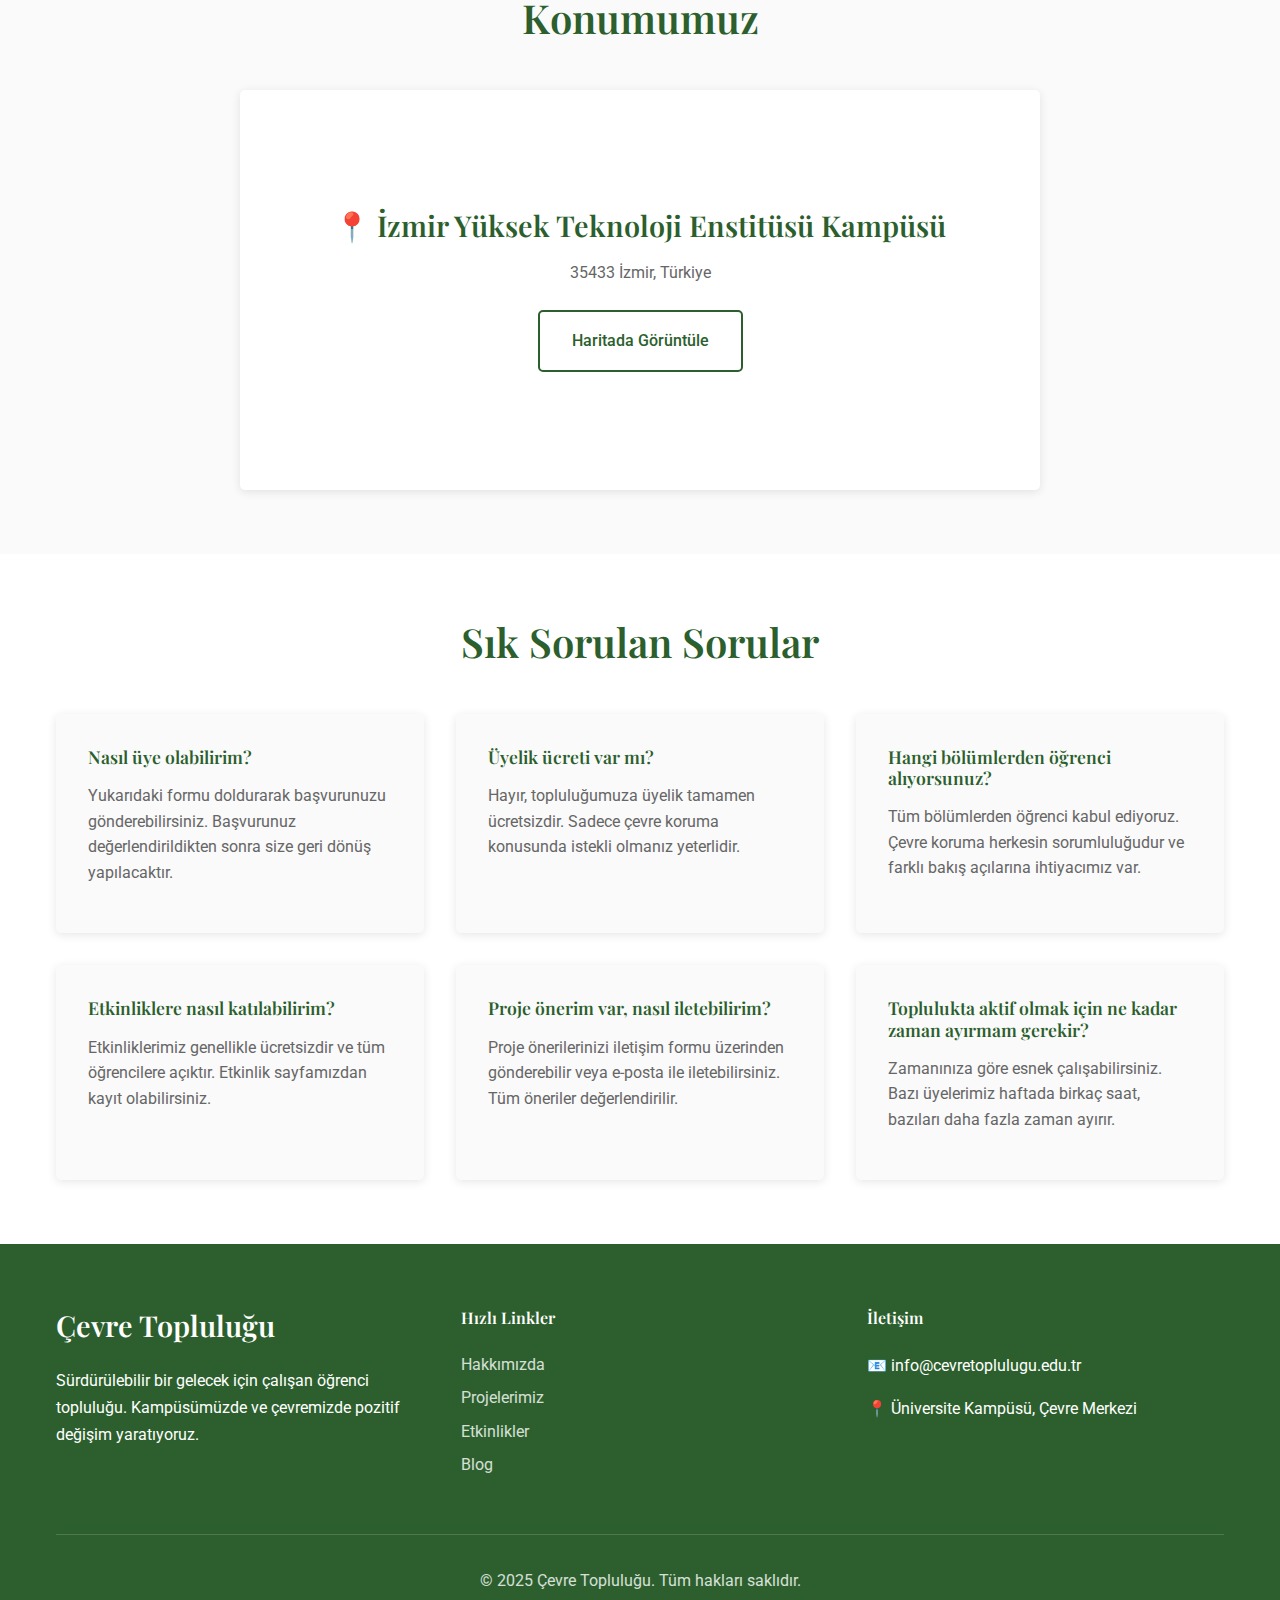
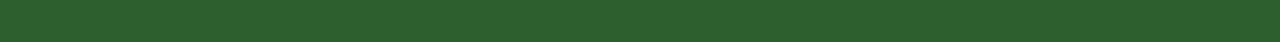
<file: public/iletisim.html>
<!DOCTYPE html>
<html lang="tr">
<head>
    <meta charset="UTF-8">
    <meta name="viewport" content="width=device-width, initial-scale=1.0">
    <title>İletişim - Çevre Topluluğu</title>
    <link rel="stylesheet" href="styles.css">
    <link rel="preconnect" href="https://fonts.googleapis.com">
    <link rel="preconnect" href="https://fonts.gstatic.com" crossorigin>
    <link href="https://fonts.googleapis.com/css2?family=Playfair+Display:wght@400;600;700&family=Roboto:wght@300;400;500;700&display=swap" rel="stylesheet">
    <link rel="icon" href="images/cevreLogo.png">
</head>
<body>
    <!-- Navigation -->
    <nav class="navbar">
        <div class="nav-container">
            <div class="nav-logo"><a href="index.html" style="display: flex; align-items: center; text-decoration: none; color: inherit;"><img src="images/cevreLogo.png" alt="Çevre Topluluğu Logo" style="height: 50px; margin-right: 10px;"><h2 style="font-family: 'Roboto', sans-serif; font-size: 1.5rem; font-weight: bold;">İYTE Çevre Topluluğu</h2></a></div>
            <div class="nav-menu" id="nav-menu">
                <a href="index.html" class="nav-link">Ana Sayfa</a>
                <a href="hakkimizda.html" class="nav-link">Hakkımızda</a>
                <a href="projelerimiz.html" class="nav-link">Projelerimiz</a>
                <a href="blog.html" class="nav-link">Blog</a>
                <a href="iletisim.html" class="nav-link active">İletişim</a>
            </div>
            <div class="nav-toggle" id="nav-toggle">
                <span class="bar"></span>
                <span class="bar"></span>
                <span class="bar"></span>
            </div>
        </div>
    </nav>

    <!-- Page Header -->
    <section class="page-header">
        <div class="container">
            <h1>İletişim</h1>
            <p>Bizimle iletişime geçin ve çevre koruma çalışmalarımıza katılın</p>
        </div>
    </section>

    <!-- Contact Section -->
    <section class="contact-section">
        <div class="container">
            <div class="contact-grid">
                <!-- Contact Form -->
                <div class="contact-form-container">
                    <h2>Bize Katılın</h2>
                    <p>Çevre koruma konusunda fark yaratmak istiyorsanız, formu doldurarak bizimle iletişime geçin.</p>
                    
                    <form class="contact-form" id="contactForm">
                        <div class="form-group">
                            <label for="name">Ad Soyad *</label>
                            <input type="text" id="name" name="name" required>
                        </div>
                        
                        <div class="form-group">
                            <label for="email">E-posta *</label>
                            <input type="email" id="email" name="email" required>
                        </div>
                        
                        <div class="form-group">
                            <label for="phone">Telefon</label>
                            <input type="tel" id="phone" name="phone">
                        </div>
                        
                        <div class="form-group">
                            <label for="department">Bölüm</label>
                            <select id="department" name="department">
                                <option value="">Bölüm Seçiniz</option>
                                <option value="cevre-muhendisligi">Çevre Mühendisliği</option>
                                <option value="biyoloji">Biyoloji</option>
                                <option value="kimya">Kimya</option>
                                <option value="fizik">Fizik</option>
                                <option value="matematik">Matematik</option>
                                <option value="diger">Diğer</option>
                            </select>
                        </div>
                        
                        <div class="form-group">
                            <label for="year">Sınıf</label>
                            <select id="year" name="year">
                                <option value="">Sınıf Seçiniz</option>
                                <option value="0">Hazırlık</option>
                                <option value="1">1. Sınıf</option>
                                <option value="2">2. Sınıf</option>
                                <option value="3">3. Sınıf</option>
                                <option value="4">4. Sınıf</option>
                                <option value="yuksek-lisans">Yüksek Lisans</option>
                                <option value="doktora">Doktora</option>
                            </select>
                        </div>
                        
                        <div class="form-group">
                            <label for="interest">İlgi Alanları</label>
                            <div class="checkbox-group">
                                <label class="checkbox-label">
                                    <input type="checkbox" name="interest" value="projeler">
                                    <span>Projeler</span>
                                </label>
                                <label class="checkbox-label">
                                    <input type="checkbox" name="interest" value="etkinlikler">
                                    <span>Etkinlikler</span>
                                </label>
                                <label class="checkbox-label">
                                    <input type="checkbox" name="interest" value="egitim">
                                    <span>Eğitim</span>
                                </label>
                                <label class="checkbox-label">
                                    <input type="checkbox" name="interest" value="arastirma">
                                    <span>Araştırma</span>
                                </label>
                            </div>
                        </div>
                        
                        <div class="form-group">
                            <label for="message">Mesajınız *</label>
                            <textarea id="message" name="message" rows="5" required placeholder="Neden bizimle çalışmak istiyorsunuz? Hangi konularda katkıda bulunabilirsiniz?"></textarea>
                        </div>
                        
                        <button type="submit" class="btn btn-accent">Başvuru Gönder</button>
                    </form>
                </div>

                <!-- Contact Info -->
                <div class="contact-info">
                    <h2>İletişim Bilgileri</h2>
                    
                    <div class="contact-item">
                        <div class="contact-icon">📧</div>
                        <div class="contact-details">
                            <h3>E-posta</h3>
                            <p>cevretoplulugu@iyte.edu.tr</p>
                        </div>
                    </div>
                    
                    <!-- Social Media -->
                    <div class="social-media">
                        <h3>Sosyal Medya</h3>
                        <div class="social-links">
                            <a href="https://www.instagram.com/iytecevretoplulugu/" class="social-link instagram">Instagram</a>
                            <a href="https://www.linkedin.com/company/i%CC%87yte-%C3%A7evre-toplulu%C4%9Fu" class="social-link linkedin">LinkedIn</a>
                        </div>
                    </div>
                </div>
            </div>
        </div>
    </section>

    <!-- Map Section -->
    <section class="map-section">
        <div class="container">
            <h2 class="section-title">Konumumuz</h2>
            <div class="map-container">
                <div class="map-placeholder">
                    <div class="map-content">
                        <h3>📍 İzmir Yüksek Teknoloji Enstitüsü Kampüsü</h3>
                        <p>35433 İzmir, Türkiye</p>
                        <a href="https://www.google.com/maps/dir//%C4%B0zmir+Y%C3%BCksek+Teknoloji+Enstit%C3%BCs%C3%BC+%C4%B0YTE+%C4%B0zmir+Y%C3%BCksek+Teknoloji+Enstit%C3%BCs%C3%BC+G%C3%BClbah%C3%A7e+35433+Urla%2F%C4%B0zmir/@38.3190947,26.6432058,16z/data=!4m5!4m4!1m0!1m2!1m1!1s0x14bb90f9aaaaaaab:0xed70c1a0fe6503c9" target="_blank" class="btn btn-outline">Haritada Görüntüle</a>
                    </div>
                </div>
            </div>
        </div>
    </section>

    <!-- FAQ Section -->
    <section class="faq-section">
        <div class="container">
            <h2 class="section-title">Sık Sorulan Sorular</h2>
            <div class="faq-grid">
                <div class="faq-item">
                    <h3>Nasıl üye olabilirim?</h3>
                    <p>Yukarıdaki formu doldurarak başvurunuzu gönderebilirsiniz. Başvurunuz değerlendirildikten sonra size geri dönüş yapılacaktır.</p>
                </div>
                
                <div class="faq-item">
                    <h3>Üyelik ücreti var mı?</h3>
                    <p>Hayır, topluluğumuza üyelik tamamen ücretsizdir. Sadece çevre koruma konusunda istekli olmanız yeterlidir.</p>
                </div>
                
                <div class="faq-item">
                    <h3>Hangi bölümlerden öğrenci alıyorsunuz?</h3>
                    <p>Tüm bölümlerden öğrenci kabul ediyoruz. Çevre koruma herkesin sorumluluğudur ve farklı bakış açılarına ihtiyacımız var.</p>
                </div>
                
                <div class="faq-item">
                    <h3>Etkinliklere nasıl katılabilirim?</h3>
                    <p>Etkinliklerimiz genellikle ücretsizdir ve tüm öğrencilere açıktır. Etkinlik sayfamızdan kayıt olabilirsiniz.</p>
                </div>
                
                <div class="faq-item">
                    <h3>Proje önerim var, nasıl iletebilirim?</h3>
                    <p>Proje önerilerinizi iletişim formu üzerinden gönderebilir veya e-posta ile iletebilirsiniz. Tüm öneriler değerlendirilir.</p>
                </div>
                
                <div class="faq-item">
                    <h3>Toplulukta aktif olmak için ne kadar zaman ayırmam gerekir?</h3>
                    <p>Zamanınıza göre esnek çalışabilirsiniz. Bazı üyelerimiz haftada birkaç saat, bazıları daha fazla zaman ayırır.</p>
                </div>
            </div>
        </div>
    </section>

    <!-- Footer -->
    <footer class="footer">
        <div class="container">
            <div class="footer-content">
                <div class="footer-section">
                    <h3>Çevre Topluluğu</h3>
                    <p>Sürdürülebilir bir gelecek için çalışan öğrenci topluluğu. Kampüsümüzde ve çevremizde pozitif değişim yaratıyoruz.</p>
                </div>
                <div class="footer-section">
                    <h4>Hızlı Linkler</h4>
                    <ul>
                        <li><a href="hakkimizda.html">Hakkımızda</a></li>
                        <li><a href="projelerimiz.html">Projelerimiz</a></li>
                        <li><a href="etkinlikler.html">Etkinlikler</a></li>
                        <li><a href="blog.html">Blog</a></li>
                    </ul>
                </div>
                <div class="footer-section">
                    <h4>İletişim</h4>
                    <p>📧 info@cevretoplulugu.edu.tr</p>
                    <p>📍 Üniversite Kampüsü, Çevre Merkezi</p>
                </div>
            </div>
            <div class="footer-bottom">
                <p>&copy; 2025 Çevre Topluluğu. Tüm hakları saklıdır.</p>
            </div>
        </div>
    </footer>

    <script src="script.js"></script>
</body>
</html>
</file>
<file: styles.css>
/* CSS Variables - Renk Paleti ve Tipografi */
:root {
    /* Renk Paleti */
    --color-primary: #2C5F2D;
    --color-primary-dark: #204720;
    --color-secondary: #84A98C;
    --color-accent: #E8A87C;
    --color-text-dark: #333333;
    --color-bg-light: #FAFAFA;
    --color-white: #FFFFFF;
    --color-border: #E0E0E0;
    
    /* Tipografi */
    --font-heading: 'Playfair Display', serif;
    --font-body: 'Roboto', sans-serif;
    
    /* Spacing */
    --spacing-xs: 0.5rem;
    --spacing-sm: 1rem;
    --spacing-md: 1.5rem;
    --spacing-lg: 2rem;
    --spacing-xl: 3rem;
    --spacing-xxl: 4rem;
    
    /* Border Radius */
    --border-radius: 5px;
    
    /* Shadows */
    --shadow-light: 0 2px 10px rgba(0, 0, 0, 0.1);
    --shadow-medium: 0 4px 20px rgba(0, 0, 0, 0.15);
}

/* Reset ve Base Styles */
* {
    margin: 0;
    padding: 0;
    box-sizing: border-box;
}

html {
    scroll-behavior: smooth;
}

body {
    font-family: var(--font-body);
    line-height: 1.6;
    color: var(--color-text-dark);
    background-color: var(--color-white);
}

/* Container */
.container {
    max-width: 1200px;
    margin: 0 auto;
    padding: 0 var(--spacing-sm);
}

/* Typography */
h1, h2, h3, h4, h5, h6 {
    font-family: var(--font-heading);
    font-weight: 600;
    line-height: 1.2;
    margin-bottom: var(--spacing-sm);
}

h1 {
    font-size: 3rem;
    font-weight: 700;
}

h2 {
    font-size: 2.5rem;
}

h3 {
    font-size: 1.8rem;
}

p {
    margin-bottom: var(--spacing-sm);
    line-height: 1.7;
}

/* Buttons */
.btn {
    display: inline-block;
    padding: var(--spacing-sm) var(--spacing-lg);
    border-radius: var(--border-radius);
    text-decoration: none;
    font-weight: 500;
    transition: all 0.3s ease;
    border: 2px solid transparent;
    cursor: pointer;
}

.btn-primary {
    background-color: var(--color-primary);
    color: var(--color-white);
}

.btn-primary:hover {
    background-color: var(--color-primary-dark);
    transform: translateY(-2px);
    box-shadow: var(--shadow-medium);
}

.btn-secondary {
    background-color: transparent;
    color: var(--color-primary);
    border-color: var(--color-secondary);
}

.btn-secondary:hover {
    background-color: var(--color-secondary);
    color: var(--color-white);
    transform: translateY(-2px);
}

.btn-outline {
    background-color: transparent;
    color: var(--color-primary);
    border-color: var(--color-primary);
}

.btn-outline:hover {
    background-color: var(--color-primary);
    color: var(--color-white);
    transform: translateY(-2px);
}

.btn-accent {
    background-color: var(--color-accent);
    color: var(--color-white);
}

.btn-accent:hover {
    background-color: #d4955f;
    transform: translateY(-2px);
    box-shadow: var(--shadow-medium);
}

/* Navigation */
.navbar {
    background-color: var(--color-white);
    box-shadow: var(--shadow-light);
    position: fixed;
    top: 0;
    width: 100%;
    z-index: 1000;
}

.nav-container {
    max-width: 1200px;
    margin: 0 auto;
    padding: 0 var(--spacing-sm);
    display: flex;
    justify-content: space-between;
    align-items: center;
    height: 70px;
}

.nav-logo h2 {
    font-family: var(--font-heading);
    color: var(--color-primary);
    margin: 0;
}

.nav-menu {
    display: flex;
    gap: var(--spacing-lg);
}

.nav-link {
    text-decoration: none;
    color: var(--color-text-dark);
    font-weight: 500;
    transition: color 0.3s ease;
}

.nav-link:hover,
.nav-link.active {
    color: var(--color-primary);
}

.nav-toggle {
    display: none;
    flex-direction: column;
    cursor: pointer;
}

.bar {
    width: 25px;
    height: 3px;
    background-color: var(--color-primary);
    margin: 3px 0;
    transition: 0.3s;
}

/* Hero Section */
.hero {
    height: 100vh;
    background-image: url('https://images.unsplash.com/photo-1542601906990-b4d3fb778b09?ixlib=rb-4.0.3&ixid=M3wxMjA3fDB8MHxwaG90by1wYWdlfHx8fGVufDB8fHx8fA%3D%3D&auto=format&fit=crop&w=1920&q=80');
    background-size: cover;
    background-position: center;
    background-attachment: fixed;
    display: flex;
    align-items: center;
    justify-content: center;
    position: relative;
}

.hero-overlay {
    position: absolute;
    top: 0;
    left: 0;
    right: 0;
    bottom: 0;
    background-color: rgba(44, 95, 45, 0.4);
}

.hero-content {
    text-align: center;
    color: var(--color-white);
    z-index: 2;
    max-width: 800px;
    padding: 0 var(--spacing-sm);
}

.hero-title {
    font-size: 4rem;
    margin-bottom: var(--spacing-md);
    text-shadow: 2px 2px 4px rgba(0, 0, 0, 0.3);
}

.hero-subtitle {
    font-size: 1.3rem;
    margin-bottom: var(--spacing-xl);
    opacity: 0.95;
}

.hero-buttons {
    display: flex;
    gap: var(--spacing-md);
    justify-content: center;
    flex-wrap: wrap;
}

/* Sections */
section {
    padding: var(--spacing-xxl) 0;
}

.section-title {
    text-align: center;
    margin-bottom: var(--spacing-xl);
    color: var(--color-primary);
}

.section-header {
    display: flex;
    justify-content: space-between;
    align-items: center;
    margin-bottom: var(--spacing-xl);
}

.view-all {
    color: var(--color-primary);
    text-decoration: none;
    font-weight: 500;
}

.view-all:hover {
    text-decoration: underline;
}

/* Featured Project */
.featured-project {
    background-color: var(--color-bg-light);
}

.project-grid {
    display: grid;
    grid-template-columns: 1fr 1fr;
    gap: var(--spacing-xl);
    align-items: center;
}

.project-image img {
    width: 100%;
    height: 400px;
    object-fit: cover;
    border-radius: var(--border-radius);
}

.project-content h3 {
    color: var(--color-primary);
    margin-bottom: var(--spacing-md);
}

.project-content p {
    margin-bottom: var(--spacing-lg);
    font-size: 1.1rem;
}

/* Upcoming Event */
.upcoming-event {
    background-color: var(--color-bg-light);
    align-items: center;
}

.event-card {
    display: flex;
    align-items: center;
    gap: var(--spacing-xl);
    background-color: var(--color-white);
    padding: var(--spacing-xl);
    border-radius: var(--border-radius);
    box-shadow: var(--shadow-light);
    max-width: 800px;
    margin: 0 auto;
}

.event-date {
    text-align: center;
    background-color: var(--color-primary);
    color: var(--color-white);
    padding: var(--spacing-md);
    border-radius: var(--border-radius);
    min-width: 100px;
}

.date-day {
    display: block;
    font-size: 2rem;
    font-weight: 700;
    font-family: var(--font-heading);
}

.date-month {
    display: block;
    font-size: 1rem;
    text-transform: uppercase;
}

.event-content h3 {
    color: var(--color-primary);
    margin-bottom: var(--spacing-sm);
}

.event-content p {
    margin-bottom: var(--spacing-md);
}

/* Latest Posts */
.latest-posts {
    background-color: var(--color-white);
}

.posts-grid {
    display: grid;
    grid-template-columns: repeat(auto-fit, minmax(350px, 1fr));
    gap: var(--spacing-lg);
}

.post-card {
    background-color: var(--color-white);
    border-radius: var(--border-radius);
    overflow: hidden;
    box-shadow: var(--shadow-light);
    transition: transform 0.3s ease, box-shadow 0.3s ease;
}

.post-card:hover {
    transform: translateY(-5px);
    box-shadow: var(--shadow-medium);
}

.post-image img {
    width: 100%;
    height: 250px;
    object-fit: cover;
}

.post-content {
    padding: var(--spacing-lg);
}

.post-content h3 {
    color: var(--color-primary);
    margin-bottom: var(--spacing-sm);
}

.post-content p {
    margin-bottom: var(--spacing-md);
    color: #666;
}

.read-more {
    display: inline-flex;
    align-items: center;
    gap: 8px;
    padding: 10px 16px;
    border-radius: var(--border-radius);
    background-color: #000;      /* siyah arka plan */
    color: #fff !important;                  /* beyaz yazı */
    text-decoration: none;
    font-weight: 500;
    transition: background-color 0.2s ease, transform 0.2s ease;
}

.read-more:hover {
    background-color: #333;
    color: #fff;
    transform: translateY(-2px);
}

.read-more::before {
  content: "";
  width: 18px;
  height: 18px;
  background: url("images/Medium-Icon-Black.svg") no-repeat center / contain;
}
/* CTA Section */
.cta-section {
    background-color: var(--color-primary-dark);
    color: var(--color-white);
    text-align: center;
}

.cta-section h2 {
    color: var(--color-white);
    margin-bottom: var(--spacing-md);
}

.cta-section p {
    font-size: 1.2rem;
    margin-bottom: var(--spacing-xl);
    opacity: 0.9;
}

/* Footer */
.footer {
    background-color: var(--color-primary);
    color: var(--color-white);
    padding: var(--spacing-xxl) 0 var(--spacing-lg);
}

.footer-content {
    display: grid;
    grid-template-columns: repeat(auto-fit, minmax(250px, 1fr));
    gap: var(--spacing-xl);
    margin-bottom: var(--spacing-xl);
}

.footer-section h3,
.footer-section h4 {
    color: var(--color-white);
    margin-bottom: var(--spacing-md);
}

.footer-section ul {
    list-style: none;
}

.footer-section ul li {
    margin-bottom: var(--spacing-xs);
}

.footer-section a {
    color: var(--color-white);
    text-decoration: none;
    opacity: 0.8;
    transition: opacity 0.3s ease;
}

.footer-section a:hover {
    opacity: 1;
}

.footer-bottom {
    text-align: center;
    padding-top: var(--spacing-lg);
    border-top: 1px solid rgba(255, 255, 255, 0.2);
    opacity: 0.8;
}

/* Responsive Design */
@media (max-width: 768px) {
    .nav-menu {
        position: fixed;
        left: -100%;
        top: 70px;
        flex-direction: column;
        background-color: var(--color-white);
        width: 100%;
        text-align: center;
        transition: 0.3s;
        box-shadow: var(--shadow-light);
        padding: var(--spacing-lg) 0;
    }

    .nav-menu.active {
        left: 0;
    }

    .nav-toggle {
        display: flex;
    }

    .nav-toggle.active .bar:nth-child(2) {
        opacity: 0;
    }

    .nav-toggle.active .bar:nth-child(1) {
        transform: translateY(8px) rotate(45deg);
    }

    .nav-toggle.active .bar:nth-child(3) {
        transform: translateY(-8px) rotate(-45deg);
    }

    .hero-title {
        font-size: 2.5rem;
    }

    .hero-subtitle {
        font-size: 1.1rem;
    }

    .hero-buttons {
        flex-direction: column;
        align-items: center;
    }

    .project-grid {
        grid-template-columns: 1fr;
        gap: var(--spacing-lg);
    }

    .event-card {
        flex-direction: column;
        text-align: center;
    }

    .posts-grid {
        grid-template-columns: 1fr;
    }

    .section-header {
        flex-direction: column;
        gap: var(--spacing-sm);
        text-align: center;
    }

    h1 {
        font-size: 2rem;
    }

    h2 {
        font-size: 1.8rem;
    }

    h3 {
        font-size: 1.5rem;
    }
}

@media (max-width: 480px) {
    .container {
        padding: 0 var(--spacing-xs);
    }

    .hero-title {
        font-size: 2rem;
    }

    .hero-subtitle {
        font-size: 1rem;
    }

    .btn {
        padding: var(--spacing-xs) var(--spacing-md);
        font-size: 0.9rem;
    }
}

/* Page Header Styles */
.page-header {
    background-color: var(--color-bg-light);
    padding: calc(70px + var(--spacing-xxl)) 0 var(--spacing-xxl);
    text-align: center;
}

.page-header h1 {
    color: var(--color-primary);
    margin-bottom: var(--spacing-sm);
}

.page-header p {
    font-size: 1.2rem;
    color: #666;
    max-width: 600px;
    margin: 0 auto;
}

/* Mission & Vision */
.mission-vision {
    padding: var(--spacing-xxl) 0;
    background-color: var(--color-white);
}

.mv-grid {
    display: grid;
    grid-template-columns: repeat(auto-fit, minmax(400px, 1fr));
    gap: var(--spacing-xl);
}

.mv-card {
    text-align: center;
    padding: var(--spacing-xl);
    background-color: var(--color-bg-light);
    border-radius: var(--border-radius);
    box-shadow: var(--shadow-light);
}

.mv-icon {
    font-size: 4rem;
    margin-bottom: var(--spacing-md);
}

.mv-card h2 {
    color: var(--color-primary);
    margin-bottom: var(--spacing-md);
}

.mv-card p {
    font-size: 1.1rem;
    line-height: 1.7;
    color: #666;
}

/* Our Story */
.our-story {
    padding: var(--spacing-xxl) 0;
    background-color: var(--color-bg-light);
}

.story-content {
    max-width: 800px;
    margin: 0 auto;
    text-align: center;
}

.story-content h2 {
    color: var(--color-primary);
    margin-bottom: var(--spacing-lg);
}

.story-content p {
    font-size: 1.1rem;
    line-height: 1.7;
    margin-bottom: var(--spacing-md);
    color: #666;
}

/* Statistics */
.statistics {
    padding: var(--spacing-xxl) 0;
    background-color: var(--color-white);
}

.stats-grid {
    display: grid;
    grid-template-columns: repeat(auto-fit, minmax(200px, 1fr));
    gap: var(--spacing-lg);
}

.stat-card {
    text-align: center;
    padding: var(--spacing-xl);
    background-color: var(--color-bg-light);
    border-radius: var(--border-radius);
    box-shadow: var(--shadow-light);
    transition: transform 0.3s ease;
}

.stat-card:hover {
    transform: translateY(-5px);
}

.stat-number {
    font-size: 3rem;
    font-weight: 700;
    color: var(--color-primary);
    margin-bottom: var(--spacing-sm);
    font-family: var(--font-heading);
}

.stat-label {
    font-size: 1.1rem;
    color: #666;
    font-weight: 500;
}

/* Team Section */
.team-section {
    padding: var(--spacing-xxl) 0;
    background-color: var(--color-bg-light);
}

.team-grid {
    display: grid;
    grid-template-columns: repeat(auto-fit, minmax(300px, 1fr));
    gap: var(--spacing-lg);
}

.team-member {
    background-color: var(--color-white);
    border-radius: var(--border-radius);
    overflow: hidden;
    box-shadow: var(--shadow-light);
    transition: transform 0.3s ease;
}

.team-member:hover {
    transform: translateY(-5px);
}

.member-photo {
    width: 100%;
    height: 300px;
    overflow: hidden;
}

.member-photo img {
    width: 100%;
    height: 100%;
    object-fit: cover;
}

.member-info {
    padding: var(--spacing-lg);
}

.member-info h3 {
    color: var(--color-primary);
    margin-bottom: var(--spacing-xs);
}

.member-position {
    font-weight: 600;
    color: var(--color-accent);
    margin-bottom: var(--spacing-xs);
}

.member-department {
    color: #999;
    font-size: 0.9rem;
    margin-bottom: var(--spacing-sm);
}

.member-bio {
    color: #666;
    line-height: 1.6;
}

/* Values Section */
.values-section {
    padding: var(--spacing-xxl) 0;
    background-color: var(--color-white);
}

.values-grid {
    display: grid;
    grid-template-columns: repeat(auto-fit, minmax(250px, 1fr));
    gap: var(--spacing-lg);
}

.value-card {
    text-align: center;
    padding: var(--spacing-xl);
    background-color: var(--color-bg-light);
    border-radius: var(--border-radius);
    box-shadow: var(--shadow-light);
    transition: transform 0.3s ease;
}

.value-card:hover {
    transform: translateY(-5px);
}

.value-icon {
    font-size: 3rem;
    margin-bottom: var(--spacing-md);
}

.value-card h3 {
    color: var(--color-primary);
    margin-bottom: var(--spacing-sm);
}

.value-card p {
    color: #666;
    line-height: 1.6;
}

/* Responsive Design for About Page */
@media (max-width: 768px) {
    .page-header {
        padding: calc(70px + var(--spacing-lg)) 0 var(--spacing-lg);
    }
    
    .mv-grid {
        grid-template-columns: 1fr;
    }
    
    .stats-grid {
        grid-template-columns: repeat(2, 1fr);
    }
    
    .team-grid {
        grid-template-columns: 1fr;
    }
    
    .values-grid {
        grid-template-columns: 1fr;
    }
}

@media (max-width: 480px) {
    .stats-grid {
        grid-template-columns: 1fr;
    }
    
    .stat-number {
        font-size: 2.5rem;
    }
}

/* Projects Page Styles */
.featured-project-section {
    padding: var(--spacing-xxl) 0;
    background-color: var(--color-white);
    align-items: center;
}

.featured-project-card {
    display: grid;
    grid-template-columns: 1fr 1fr;
    gap: var(--spacing-xl);
    background-color: var(--color-white);
    border-radius: var(--border-radius);
    overflow: hidden;
    box-shadow: var(--shadow-medium);
    transition: transform 0.3s ease, box-shadow 0.3s ease;
}

.featured-project-card:hover {
    transform: translateY(-5px);
    box-shadow: 0 8px 25px rgba(0, 0, 0, 0.15);
}

.featured-project-card .project-image {
    position: relative;
}

.featured-project-card .project-image img {
    width: 100%;
    height: 400px;
    object-fit: cover;
}

.project-status {
    position: absolute;
    top: var(--spacing-md);
    right: var(--spacing-md);
    padding: var(--spacing-xs) var(--spacing-sm);
    border-radius: var(--border-radius);
    font-size: 0.9rem;
    font-weight: 500;
    color: var(--color-white);
}

.project-status.completed {
    background-color: var(--color-primary);
}

.project-status.ongoing {
    background-color: var(--color-accent);
}

.project-meta {
    display: flex;
    justify-content: space-between;
    align-items: center;
    margin-bottom: var(--spacing-sm);
}

.project-category {
    background-color: var(--color-secondary);
    color: var(--color-white);
    padding: var(--spacing-xs) var(--spacing-sm);
    border-radius: var(--border-radius);
    font-size: 0.8rem;
    font-weight: 500;
}

.project-date {
    color: #999;
    font-size: 0.9rem;
}

.featured-project-card .project-content {
    padding: var(--spacing-xl);
}

.featured-project-card h3 {
    color: var(--color-primary);
    margin-bottom: var(--spacing-md);
    font-size: 2rem;
}

.project-description {
    font-size: 1.1rem;
    line-height: 1.7;
    margin-bottom: var(--spacing-lg);
    color: #666;
}

.project-stats {
    display: flex;
    gap: var(--spacing-lg);
    margin-bottom: var(--spacing-lg);
}

.stat {
    text-align: center;
}

.stat-number {
    display: block;
    font-size: 1.5rem;
    font-weight: 700;
    color: var(--color-primary);
    font-family: var(--font-heading);
}

.stat-label {
    font-size: 0.9rem;
    color: #666;
}

.project-impact h4 {
    color: var(--color-primary);
    margin-bottom: var(--spacing-sm);
}

.project-impact ul {
    padding-left: var(--spacing-lg);
}

.project-impact li {
    margin-bottom: var(--spacing-xs);
    color: #666;
}

/* Projects Grid */
.projects-grid-section {
    padding: var(--spacing-xxl) 0;
    background-color: var(--color-bg-light);
}

.projects-grid {
    display: grid;
    grid-template-columns: repeat(auto-fit, minmax(350px, 1fr));
    gap: var(--spacing-lg);
}

.project-card {
    background-color: var(--color-white);
    border-radius: var(--border-radius);
    overflow: hidden;
    box-shadow: var(--shadow-light);
    transition: transform 0.3s ease, box-shadow 0.3s ease;
}

.project-card:hover {
    transform: translateY(-5px);
    box-shadow: var(--shadow-medium);
}

.project-card .project-image {
    position: relative;
    height: 200px;
    overflow: hidden;
}

.project-card .project-image img {
    width: 100%;
    height: 100%;
    object-fit: cover;
    transition: transform 0.3s ease;
}

.project-card:hover .project-image img {
    transform: scale(1.05);
}

.project-card .project-content {
    padding: var(--spacing-lg);
}

.project-card h3 {
    color: var(--color-primary);
    margin-bottom: var(--spacing-sm);
    font-size: 1.3rem;
}

.project-card p {
    color: #666;
    margin-bottom: var(--spacing-md);
    line-height: 1.6;
}

.project-card .project-stats {
    justify-content: flex-start;
    margin-bottom: 0;
}

.project-card .stat-number {
    font-size: 1.2rem;
}

/* Project Impact Section */
.project-impact-section {
    padding: var(--spacing-xxl) 0;
    background-color: var(--color-white);
}

.impact-grid {
    display: grid;
    grid-template-columns: repeat(auto-fit, minmax(300px, 1fr));
    gap: var(--spacing-lg);
}

.impact-card {
    text-align: center;
    padding: var(--spacing-xl);
    background-color: var(--color-bg-light);
    border-radius: var(--border-radius);
    box-shadow: var(--shadow-light);
    transition: transform 0.3s ease;
}

.impact-card:hover {
    transform: translateY(-5px);
}

.impact-icon {
    font-size: 3rem;
    margin-bottom: var(--spacing-md);
}

.impact-card h3 {
    color: var(--color-primary);
    margin-bottom: var(--spacing-sm);
}

.impact-card p {
    color: #666;
    line-height: 1.6;
}

/* Responsive Design for Projects Page */
@media (max-width: 1024px) {
    .featured-project-card {
        grid-template-columns: 1fr;
    }
    
    .featured-project-card .project-image img {
        height: 300px;
    }
}

@media (max-width: 768px) {
    .featured-project-section,
    .projects-grid-section,
    .project-impact-section {
        padding: var(--spacing-lg) 0;
    }
    
    .featured-project-card .project-content {
        padding: var(--spacing-lg);
    }
    
    .featured-project-card h3 {
        font-size: 1.5rem;
    }
    
    .projects-grid {
        grid-template-columns: 1fr;
    }
    
    .project-stats {
        flex-direction: column;
        gap: var(--spacing-sm);
    }
    
    .impact-grid {
        grid-template-columns: 1fr;
    }
}

@media (max-width: 480px) {
    .featured-project-card h3 {
        font-size: 1.3rem;
    }
    
    .project-description {
        font-size: 1rem;
    }
}

/* Events Page Styles */
.upcoming-events {
    padding: var(--spacing-xxl) 0;
    background-color: var(--color-white);
    align-items: center;
}

.events-grid {
    display: grid;
    grid-template-columns: repeat(auto-fit, minmax(350px, 1fr));
    gap: var(--spacing-lg);
}

.event-card {
    background-color: var(--color-white);
    border-radius: var(--border-radius);
    overflow: hidden;
    box-shadow: var(--shadow-light);
    transition: transform 0.3s ease, box-shadow 0.3s ease;
    align-items: center;
}

.event-card:hover {
    transform: translateY(-5px);
    box-shadow: var(--shadow-medium);
}

.event-card.featured {
    grid-column: span 2;
}

.event-image {
    position: relative;
    height: 200px;
    overflow: hidden;
}

.event-card.featured .event-image {
    height: 300px;
}

.event-image img {
    width: 100%;
    height: 100%;
    object-fit: cover;
    transition: transform 0.3s ease;
}

.event-card:hover .event-image img {
    transform: scale(1.05);
}

.event-badge {
    position: absolute;
    top: var(--spacing-md);
    right: var(--spacing-md);
    background-color: var(--color-accent);
    color: var(--color-white);
    padding: var(--spacing-xs) var(--spacing-sm);
    border-radius: var(--border-radius);
    font-size: 0.9rem;
    font-weight: 500;
}

.event-content {
    display: flex;
    gap: var(--spacing-lg);
    padding: var(--spacing-lg);
    align-items: center;
}

.event-date {
    text-align: center;
    background-color: var(--color-primary);
    color: var(--color-white);
    padding: var(--spacing-md);
    border-radius: var(--border-radius);
    min-width: 80px;
    height: fit-content;
}

.date-day {
    display: block;
    font-size: 1.5rem;
    font-weight: 700;
    font-family: var(--font-heading);
}

.date-month {
    display: block;
    font-size: 0.9rem;
    text-transform: uppercase;
}

.date-year {
    display: block;
    font-size: 0.8rem;
    opacity: 0.8;
}

.event-info h3 {
    color: var(--color-primary);
    margin-bottom: var(--spacing-sm);
    font-size: 1.3rem;
}

.event-location,
.event-time {
    color: #666;
    font-size: 0.9rem;
    margin-bottom: var(--spacing-xs);
}

.event-description {
    color: #666;
    margin-bottom: var(--spacing-md);
    line-height: 1.6;
}

.event-speakers {
    margin-bottom: var(--spacing-md);
}

.event-speakers h4 {
    color: var(--color-primary);
    font-size: 1rem;
    margin-bottom: var(--spacing-xs);
}

.event-speakers ul {
    padding-left: var(--spacing-lg);
}

.event-speakers li {
    color: #666;
    font-size: 0.9rem;
    margin-bottom: var(--spacing-xs);
}

/* Past Events */
.past-events {
    padding: var(--spacing-xxl) 0;
    background-color: var(--color-bg-light);
}

.events-timeline {
    max-width: 800px;
    margin: 0 auto;
}

.timeline-item {
    display: flex;
    gap: var(--spacing-lg);
    margin-bottom: var(--spacing-xl);
    padding: var(--spacing-lg);
    background-color: var(--color-white);
    border-radius: var(--border-radius);
    box-shadow: var(--shadow-light);
}

.timeline-date {
    text-align: center;
    background-color: var(--color-secondary);
    color: var(--color-white);
    padding: var(--spacing-md);
    border-radius: var(--border-radius);
    min-width: 80px;
    height: fit-content;
}

.timeline-content h3 {
    color: var(--color-primary);
    margin-bottom: var(--spacing-sm);
}

.timeline-content p {
    color: #666;
    margin-bottom: var(--spacing-md);
    line-height: 1.6;
}

.event-stats {
    display: flex;
    gap: var(--spacing-md);
    flex-wrap: wrap;
}

.event-stats .stat {
    background-color: var(--color-bg-light);
    padding: var(--spacing-xs) var(--spacing-sm);
    border-radius: var(--border-radius);
    font-size: 0.9rem;
    color: #666;
}

/* Event Calendar */
.event-calendar {
    padding: var(--spacing-xxl) 0;
    background-color: var(--color-white);
    text-align: center;
}

.calendar-info p {
    font-size: 1.1rem;
    color: #666;
    margin-bottom: var(--spacing-lg);
    max-width: 600px;
    margin-left: auto;
    margin-right: auto;
}

.calendar-actions {
    display: flex;
    gap: var(--spacing-md);
    justify-content: center;
    flex-wrap: wrap;
}

/* Contact Page Styles */
.contact-section {
    padding: var(--spacing-xxl) 0;
    background-color: var(--color-white);
}

.contact-grid {
    display: grid;
    grid-template-columns: 1fr 1fr;
    gap: var(--spacing-xxl);
}

.contact-form-container h2 {
    color: var(--color-primary);
    margin-bottom: var(--spacing-sm);
}

.contact-form-container p {
    color: #666;
    margin-bottom: var(--spacing-lg);
}

.contact-form {
    display: flex;
    flex-direction: column;
    gap: var(--spacing-md);
}

.form-group {
    display: flex;
    flex-direction: column;
}

.form-group label {
    font-weight: 500;
    color: var(--color-text-dark);
    margin-bottom: var(--spacing-xs);
}

.form-group input,
.form-group select,
.form-group textarea {
    padding: var(--spacing-sm);
    border: 2px solid var(--color-border);
    border-radius: var(--border-radius);
    font-family: var(--font-body);
    font-size: 1rem;
    transition: border-color 0.3s ease;
}

.form-group input:focus,
.form-group select:focus,
.form-group textarea:focus {
    outline: none;
    border-color: var(--color-primary);
}

.checkbox-group {
    display: grid;
    grid-template-columns: repeat(2, 1fr);
    gap: var(--spacing-sm);
}

.checkbox-label {
    display: flex;
    align-items: center;
    gap: var(--spacing-xs);
    cursor: pointer;
}

.checkbox-label input[type="checkbox"] {
    width: auto;
    margin: 0;
}

/* Contact Info */
.contact-info h2 {
    color: var(--color-primary);
    margin-bottom: var(--spacing-lg);
}

.contact-item {
    display: flex;
    gap: var(--spacing-md);
    margin-bottom: var(--spacing-lg);
    padding: var(--spacing-lg);
    background-color: var(--color-bg-light);
    border-radius: var(--border-radius);
}

.contact-icon {
    font-size: 2rem;
    width: 60px;
    height: 60px;
    display: flex;
    align-items: center;
    justify-content: center;
    background-color: var(--color-white);
    border-radius: 50%;
    box-shadow: var(--shadow-light);
}

.contact-details h3 {
    color: var(--color-primary);
    margin-bottom: var(--spacing-xs);
    font-size: 1.1rem;
}

.contact-details p {
    color: #666;
    margin-bottom: var(--spacing-xs);
    font-size: 0.9rem;
}

.social-media {
    margin-top: var(--spacing-lg);
    padding: var(--spacing-lg);
    background-color: var(--color-bg-light);
    border-radius: var(--border-radius);
}

.social-media h3 {
    color: var(--color-primary);
    margin-bottom: var(--spacing-md);
}

.social-links {
    display: flex;
    gap: var(--spacing-sm);
    flex-wrap: wrap;
}

.social-link {
    padding: var(--spacing-xs) var(--spacing-sm);
    background-color: var(--color-white);
    color: var(--color-primary);
    text-decoration: none;
    border-radius: var(--border-radius);
    font-size: 0.9rem;
    transition: all 0.3s ease;
}

.social-link:hover {
    background-color: var(--color-primary);
    color: var(--color-white);
}

/* Map Section */
.map-section {
    padding: var(--spacing-xxl) 0;
    background-color: var(--color-bg-light);
}

.map-container {
    max-width: 800px;
    margin: 0 auto;
}

.map-placeholder {
    height: 400px;
    background-color: var(--color-white);
    border-radius: var(--border-radius);
    display: flex;
    align-items: center;
    justify-content: center;
    box-shadow: var(--shadow-light);
}

.map-content {
    text-align: center;
}

.map-content h3 {
    color: var(--color-primary);
    margin-bottom: var(--spacing-sm);
}

.map-content p {
    color: #666;
    margin-bottom: var(--spacing-md);
}

/* FAQ Section */
.faq-section {
    padding: var(--spacing-xxl) 0;
    background-color: var(--color-white);
}

.faq-grid {
    display: grid;
    grid-template-columns: repeat(auto-fit, minmax(350px, 1fr));
    gap: var(--spacing-lg);
}

.faq-item {
    padding: var(--spacing-lg);
    background-color: var(--color-bg-light);
    border-radius: var(--border-radius);
    box-shadow: var(--shadow-light);
}

.faq-item h3 {
    color: var(--color-primary);
    margin-bottom: var(--spacing-sm);
    font-size: 1.1rem;
}

.faq-item p {
    color: #666;
    line-height: 1.6;
}

/* Responsive Design for Events and Contact Pages */
@media (max-width: 1024px) {
    .event-card.featured {
        grid-column: span 1;
    }
    
    .contact-grid {
        grid-template-columns: 1fr;
        gap: var(--spacing-lg);
    }
}

@media (max-width: 768px) {
    .upcoming-events,
    .past-events,
    .event-calendar,
    .contact-section,
    .map-section,
    .faq-section {
        padding: var(--spacing-lg) 0;
    }
    
    .event-content {
        flex-direction: column;
        gap: var(--spacing-md);
    }
    
    .event-date {
        align-self: flex-start;
    }
    
    .timeline-item {
        flex-direction: column;
        gap: var(--spacing-md);
    }
    
    .timeline-date {
        align-self: flex-start;
    }
    
    .calendar-actions {
        flex-direction: column;
        align-items: center;
    }
    
    .checkbox-group {
        grid-template-columns: 1fr;
    }
    
    .faq-grid {
        grid-template-columns: 1fr;
    }
}

@media (max-width: 480px) {
    .event-card.featured .event-image {
        height: 200px;
    }
    
    .contact-item {
        flex-direction: column;
        text-align: center;
    }
    
    .social-links {
        justify-content: center;
    }
}

/* Loading and Error Messages for Homepage */
.loading-message {
    text-align: center;
    padding: var(--spacing-xxl);
    background-color: var(--color-bg-light);
    border-radius: var(--border-radius);
    margin: var(--spacing-lg) 0;
}

.loading-message h3 {
    color: var(--color-primary);
    margin-bottom: var(--spacing-sm);
}

.loading-message p {
    color: #666;
    margin-bottom: 0;
}

/* Etkinlikler Sayfası için Stiller */
.events-section {
    padding: var(--spacing-xxl) 0;
    background-color: var(--color-bg-light);
}

.event-grid {
    display: grid;
    grid-template-columns: repeat(auto-fit, minmax(350px, 1fr));
    gap: var(--spacing-lg);
}

.event-card {
    background-color: var(--color-white);
    border-radius: var(--border-radius);
    overflow: hidden;
    box-shadow: var(--shadow-light);
    transition: transform 0.3s ease, box-shadow 0.3s ease;
    cursor: pointer;
}

.event-card:hover {
    transform: translateY(-5px);
    box-shadow: var(--shadow-medium);
}

.event-card-img {
    width: 100%;
    height: 220px;
    object-fit: cover;
}

.event-card-content {
    padding: var(--spacing-lg);
}

.event-card-content h3 {
    color: var(--color-primary);
    margin-bottom: var(--spacing-sm);
}

.event-card-content p {
    color: #666;
    font-size: 0.9rem;
}

/* Galeri Modal Stilleri */
.modal {
    display: none; /* Başlangıçta gizli */
    position: fixed;
    z-index: 1001;
    left: 0;
    top: 0;
    width: 100%;
    height: 100%;
    overflow: auto;
    background-color: rgba(0, 0, 0, 0.85);
    justify-content: center;
    align-items: center;
}

.modal.active {
    display: flex; /* Aktif olunca flex ile ortala */
}

.modal-content {
    position: relative;
    max-width: 90%;
    max-height: 20vh;
    display: flex;
    align-items: center;
    justify-content: center;
    animation: zoomIn 0.3s ease-out;
}

@keyframes zoomIn {
    from {
        transform: scale(0.9);
        opacity: 0;
    }
    to {
        transform: scale(1);
        opacity: 1;
    }
}

#gallery-image {
    max-width: 100%;
    max-height: 100%;
    object-fit: contain;
    border-radius: var(--border-radius);
}

/* Galeri Navigasyon ve Kapatma Butonları */
.close-button {
    position: absolute;
    top: 15px;
    right: 35px;
    z-index: 1003;
    cursor: pointer;
    color: var(--color-white);
    font-size: 3rem;
    font-weight: bold;
    transition: 0.3s;
    user-select: none;
}

.prev-button, .next-button {
    position: fixed;
    top: 50%;
    transform: translateY(-50%);
    z-index: 1002;
    cursor: pointer;
    color: var(--color-white);
    font-size: 3rem;
    font-weight: bold;
    transition: 0.3s;
    user-select: none;
    padding: 1rem;
}

.close-button:hover, .prev-button:hover, .next-button:hover {
    color: var(--color-secondary);
}

.prev-button {
    left: 2rem;
}

.next-button {
    right: 2rem;
}

/* Kartlar için İmleç Ayarı */
.event-card,
.project-card,
.featured-project-card,
.post-card {
    cursor: pointer;
}

/* Mobil için galeri butonlarını ayarla */
@media (max-width: 768px) {
    .prev-button, .next-button {
        font-size: 1.8rem;
        padding: 10px;
        background-color: rgba(0,0,0,0.3);
        border-radius: 50%;
    }
    .close-button {
        font-size: 2.5rem;
    }
}
.card {
    background-color: var(--color-white);
    border-radius: var(--border-radius);
    box-shadow: var(--shadow-light);
    transition: all 0.3s ease;
    padding: var(--spacing-lg);
}

.card:hover {
    transform: translateY(-5px);
    box-shadow: var(--shadow-medium);
}

.featured-post .btn-primary {
  display: inline-flex;
  align-items: center;
  gap: 8px;
  padding: 10px 16px;
  border-radius: var(--border-radius);
  background-color: #000 !important; /* siyah arka plan */
  color: #fff !important;            /* beyaz yazı */
  text-decoration: none;
  font-weight: 500;
  transition: background-color 0.2s ease, transform 0.2s ease;
}

.featured-post .btn-primary:hover {
  background-color: #333 !important;
  color: #fff !important;
  transform: translateY(-2px);
}

/* Medium ikonu ekle */
.featured-post .btn-primary::before {
  content: "";
  width: 18px;
  height: 18px;
  background: url("images/Medium-Icon-Black.svg") no-repeat center / contain;
}
</file>
<file: blog.css>
/* Blog Specific Styles */

/* Blog Header */
.blog-header {
    background-color: var(--color-bg-light);
    padding: calc(70px + var(--spacing-xxl)) 0 var(--spacing-xxl);
    text-align: center;
}

.blog-header h1 {
    color: var(--color-primary);
    margin-bottom: var(--spacing-sm);
}

.blog-header p {
    font-size: 1.2rem;
    color: #666;
    max-width: 600px;
    margin: 0 auto;
}

/* Featured Post Section */
.featured-post-section {
    padding: var(--spacing-xxl) 0;
    background-color: var(--color-white);
}

.featured-post {
    display: grid;
    grid-template-columns: 1fr;
    gap: var(--spacing-xl);
    align-items: center;
    background-color: var(--color-white);
    border-radius: var(--border-radius);
    overflow: hidden;
    box-shadow: var(--shadow-medium);
    justify-items: center;
}

.featured-image {
    position: relative;
}

.featured-image img {
    width: 100%;
    height: 400px;
    object-fit: cover;
}

.featured-badge {
    display: inline-block;
    margin-bottom: var(--spacing-md);
    background-color: var(--color-secondary);
    color: var(--color-white);
    padding: var(--spacing-xs) var(--spacing-sm);
    border-radius: var(--border-radius);
    font-size: 0.9rem;
    font-weight: 500;
}

.featured-content {
    padding: var(--spacing-xl);
    text-align: center;
    max-width: 800px;
}

.featured-content h2 {
    color: var(--color-primary);
    margin-bottom: var(--spacing-md);
    font-size: 2rem;
}

.featured-content p {
    font-size: 1.1rem;
    line-height: 1.7;
    margin-bottom: var(--spacing-lg);
    color: #666;
}

.featured-post .post-meta {
    justify-content: center;
    gap: var(--spacing-md);
}

.featured-post .post-author {
    justify-content: center;
}

.featured-post .post-category {
    background-color: var(--color-accent);
    color: var(--color-white);
    padding: var(--spacing-xs) var(--spacing-sm);
    border-radius: var(--border-radius);
    font-size: 1rem;
    font-weight: 700;
}

/* Blog Grid Section */
.blog-grid-section {
    padding: var(--spacing-xxl) 0;
    background-color: var(--color-bg-light);
}

.blog-grid {
    display: grid;
    grid-template-columns: repeat(auto-fit, minmax(300px, 1fr));
    gap: var(--spacing-lg);
    margin-bottom: var(--spacing-xl);
}

/* Masonry-style layout for variety */
.blog-card.large {
    grid-column: span 2;
}

.blog-card {
    background-color: var(--color-white);
    border-radius: var(--border-radius);
    overflow: hidden;
    box-shadow: var(--shadow-light);
    transition: all 0.3s ease;
    height: fit-content;
}

.blog-card:hover {
    transform: translateY(-5px);
    box-shadow: var(--shadow-medium);
}

.blog-image {
    position: relative;
    overflow: hidden;
}

.blog-image img {
    width: 100%;
    height: 200px;
    object-fit: cover;
    transition: transform 0.3s ease;
}

.blog-card:hover .blog-image img {
    transform: scale(1.05);
}

.blog-card.large .blog-image img {
    height: 300px;
}

.blog-content {
    padding: var(--spacing-lg);
}

.post-meta {
    display: flex;
    justify-content: space-between;
    align-items: center;
    margin-bottom: var(--spacing-sm);
    font-size: 0.9rem;
}

.post-category {
    background-color: var(--color-secondary);
    color: var(--color-white);
    padding: var(--spacing-xs) var(--spacing-sm);
    border-radius: var(--border-radius);
    font-size: 0.8rem;
    font-weight: 500;
}

.post-date {
    color: #999;
}

.blog-content h3 {
    color: var(--color-primary);
    margin-bottom: var(--spacing-sm);
    font-size: 1.3rem;
    line-height: 1.3;
}

.blog-content p {
    color: #666;
    margin-bottom: var(--spacing-md);
    line-height: 1.6;
}

.post-author {
    display: flex;
    align-items: center;
    gap: var(--spacing-sm);
    margin-bottom: var(--spacing-md);
}

.post-author img {
    width: 40px;
    height: 40px;
    border-radius: 50%;
    object-fit: cover;
}

.author-info {
    display: flex;
    flex-direction: column;
}

.author-name {
    font-weight: 500;
    color: var(--color-text-dark);
    font-size: 0.9rem;
}

.author-title {
    font-size: 0.8rem;
    color: #999;
}

.read-more {
    color: var(--color-primary);
    text-decoration: none;
    font-weight: 500;
    font-size: 0.9rem;
}

.read-more:hover {
    text-decoration: underline;
}

/* Load More Button */
.load-more {
    text-align: center;
    margin-top: var(--spacing-xl);
}

/* Responsive Design for Blog */
@media (max-width: 1024px) {
    .blog-card.large {
        grid-column: span 1;
    }
    
    .featured-post {
        grid-template-columns: 1fr;
    }
    
    .featured-image img {
        height: 300px;
    }
}

@media (max-width: 768px) {
    .blog-header {
        padding: calc(70px + var(--spacing-lg)) 0 var(--spacing-lg);
    }
    
    .blog-header h1 {
        font-size: 2rem;
    }
    
    .blog-header p {
        font-size: 1rem;
    }
    
    .featured-post-section,
    .blog-grid-section {
        padding: var(--spacing-lg) 0;
    }
    
    .featured-content {
        padding: var(--spacing-lg);
    }
    
    .featured-content h2 {
        font-size: 1.5rem;
    }
    
    .blog-grid {
        grid-template-columns: 1fr;
        gap: var(--spacing-md);
    }
    
    .blog-content {
        padding: var(--spacing-md);
    }
    
    .blog-content h3 {
        font-size: 1.2rem;
    }
}

@media (max-width: 480px) {
    .blog-header h1 {
        font-size: 1.8rem;
    }
    
    .featured-content h2 {
        font-size: 1.3rem;
    }
    
    .post-meta {
        flex-direction: column;
        align-items: flex-start;
        gap: var(--spacing-xs);
    }
    
    .post-author {
        flex-direction: column;
        align-items: flex-start;
        text-align: left;
    }
}

/* Loading and Error Messages */
.loading-message {
    text-align: center;
    padding: var(--spacing-xxl);
    background-color: var(--color-bg-light);
    border-radius: var(--border-radius);
    margin: var(--spacing-lg) 0;
}

.loading-message h3 {
    color: var(--color-primary);
    margin-bottom: var(--spacing-sm);
}

.loading-message p {
    color: #666;
    margin-bottom: 0;
}

.error-message {
    text-align: center;
    padding: var(--spacing-xxl);
    background-color: #fff5f5;
    border: 2px solid #fed7d7;
    border-radius: var(--border-radius);
    margin: var(--spacing-lg) 0;
}

.error-message h3 {
    color: #c53030;
    margin-bottom: var(--spacing-sm);
}

.error-message p {
    color: #666;
    margin-bottom: var(--spacing-md);
}
</file>
<file: public/styles.css>
/* CSS Variables - Renk Paleti ve Tipografi */
:root {
    /* Renk Paleti */
    --color-primary: #2C5F2D;
    --color-primary-dark: #204720;
    --color-secondary: #84A98C;
    --color-accent: #E8A87C;
    --color-text-dark: #333333;
    --color-bg-light: #FAFAFA;
    --color-white: #FFFFFF;
    --color-border: #E0E0E0;
    
    /* Tipografi */
    --font-heading: 'Playfair Display', serif;
    --font-body: 'Roboto', sans-serif;
    
    /* Spacing */
    --spacing-xs: 0.5rem;
    --spacing-sm: 1rem;
    --spacing-md: 1.5rem;
    --spacing-lg: 2rem;
    --spacing-xl: 3rem;
    --spacing-xxl: 4rem;
    
    /* Border Radius */
    --border-radius: 5px;
    
    /* Shadows */
    --shadow-light: 0 2px 10px rgba(0, 0, 0, 0.1);
    --shadow-medium: 0 4px 20px rgba(0, 0, 0, 0.15);
}

/* Reset ve Base Styles */
* {
    margin: 0;
    padding: 0;
    box-sizing: border-box;
}

html {
    scroll-behavior: smooth;
}

body {
    font-family: var(--font-body);
    line-height: 1.6;
    color: var(--color-text-dark);
    background-color: var(--color-white);
}

/* Container */
.container {
    max-width: 1200px;
    margin: 0 auto;
    padding: 0 var(--spacing-sm);
}

/* Typography */
h1, h2, h3, h4, h5, h6 {
    font-family: var(--font-heading);
    font-weight: 600;
    line-height: 1.2;
    margin-bottom: var(--spacing-sm);
}

h1 {
    font-size: 3rem;
    font-weight: 700;
}

h2 {
    font-size: 2.5rem;
}

h3 {
    font-size: 1.8rem;
}

p {
    margin-bottom: var(--spacing-sm);
    line-height: 1.7;
}

/* Buttons */
.btn {
    display: inline-block;
    padding: var(--spacing-sm) var(--spacing-lg);
    border-radius: var(--border-radius);
    text-decoration: none;
    font-weight: 500;
    transition: all 0.3s ease;
    border: 2px solid transparent;
    cursor: pointer;
}

.btn-primary {
    background-color: var(--color-primary);
    color: var(--color-white);
}

.btn-primary:hover {
    background-color: var(--color-primary-dark);
    transform: translateY(-2px);
    box-shadow: var(--shadow-medium);
}

.btn-secondary {
    background-color: transparent;
    color: var(--color-primary);
    border-color: var(--color-secondary);
}

.btn-secondary:hover {
    background-color: var(--color-secondary);
    color: var(--color-white);
    transform: translateY(-2px);
}

.btn-outline {
    background-color: transparent;
    color: var(--color-primary);
    border-color: var(--color-primary);
}

.btn-outline:hover {
    background-color: var(--color-primary);
    color: var(--color-white);
    transform: translateY(-2px);
}

.btn-accent {
    background-color: var(--color-accent);
    color: var(--color-white);
}

.btn-accent:hover {
    background-color: #d4955f;
    transform: translateY(-2px);
    box-shadow: var(--shadow-medium);
}

/* Navigation */
.navbar {
    background-color: var(--color-white);
    box-shadow: var(--shadow-light);
    position: fixed;
    top: 0;
    width: 100%;
    z-index: 1000;
}

.nav-container {
    max-width: 1200px;
    margin: 0 auto;
    padding: 0 var(--spacing-sm);
    display: flex;
    justify-content: space-between;
    align-items: center;
    height: 70px;
}

.nav-logo h2 {
    font-family: var(--font-heading);
    color: var(--color-primary);
    margin: 0;
}

.nav-menu {
    display: flex;
    gap: var(--spacing-lg);
}

.nav-link {
    text-decoration: none;
    color: var(--color-text-dark);
    font-weight: 500;
    transition: color 0.3s ease;
}

.nav-link:hover,
.nav-link.active {
    color: var(--color-primary);
}

.nav-toggle {
    display: none;
    flex-direction: column;
    cursor: pointer;
}

.bar {
    width: 25px;
    height: 3px;
    background-color: var(--color-primary);
    margin: 3px 0;
    transition: 0.3s;
}

/* Hero Section */
.hero {
    height: 100vh;
    background-image: url('https://images.unsplash.com/photo-1542601906990-b4d3fb778b09?ixlib=rb-4.0.3&ixid=M3wxMjA3fDB8MHxwaG90by1wYWdlfHx8fGVufDB8fHx8fA%3D%3D&auto=format&fit=crop&w=1920&q=80');
    background-size: cover;
    background-position: center;
    background-attachment: fixed;
    display: flex;
    align-items: center;
    justify-content: center;
    position: relative;
}

.hero-overlay {
    position: absolute;
    top: 0;
    left: 0;
    right: 0;
    bottom: 0;
    background-color: rgba(44, 95, 45, 0.4);
}

.hero-content {
    text-align: center;
    color: var(--color-white);
    z-index: 2;
    max-width: 800px;
    padding: 0 var(--spacing-sm);
}

.hero-title {
    font-size: 4rem;
    margin-bottom: var(--spacing-md);
    text-shadow: 2px 2px 4px rgba(0, 0, 0, 0.3);
}

.hero-subtitle {
    font-size: 1.3rem;
    margin-bottom: var(--spacing-xl);
    opacity: 0.95;
}

.hero-buttons {
    display: flex;
    gap: var(--spacing-md);
    justify-content: center;
    flex-wrap: wrap;
}

/* Sections */
section {
    padding: var(--spacing-xxl) 0;
}

.section-title {
    text-align: center;
    margin-bottom: var(--spacing-xl);
    color: var(--color-primary);
}

.section-header {
    display: flex;
    justify-content: space-between;
    align-items: center;
    margin-bottom: var(--spacing-xl);
}

.view-all {
    color: var(--color-primary);
    text-decoration: none;
    font-weight: 500;
}

.view-all:hover {
    text-decoration: underline;
}

/* Featured Project */
.featured-project {
    background-color: var(--color-bg-light);
}

.project-grid {
    display: grid;
    grid-template-columns: 1fr 1fr;
    gap: var(--spacing-xl);
    align-items: center;
}

.project-image img {
    width: 100%;
    height: 400px;
    object-fit: cover;
    border-radius: var(--border-radius);
}

.project-content h3 {
    color: var(--color-primary);
    margin-bottom: var(--spacing-md);
}

.project-content p {
    margin-bottom: var(--spacing-lg);
    font-size: 1.1rem;
}

/* Upcoming Event */
.upcoming-event {
    background-color: var(--color-bg-light);
    align-items: center;
}

.event-card {
    display: flex;
    align-items: center;
    gap: var(--spacing-xl);
    background-color: var(--color-white);
    padding: var(--spacing-xl);
    border-radius: var(--border-radius);
    box-shadow: var(--shadow-light);
    max-width: 800px;
    margin: 0 auto;
}

.event-date {
    text-align: center;
    background-color: var(--color-primary);
    color: var(--color-white);
    padding: var(--spacing-md);
    border-radius: var(--border-radius);
    min-width: 100px;
}

.date-day {
    display: block;
    font-size: 2rem;
    font-weight: 700;
    font-family: var(--font-heading);
}

.date-month {
    display: block;
    font-size: 1rem;
    text-transform: uppercase;
}

.event-content h3 {
    color: var(--color-primary);
    margin-bottom: var(--spacing-sm);
}

.event-content p {
    margin-bottom: var(--spacing-md);
}

/* Latest Posts */
.latest-posts {
    background-color: var(--color-white);
}

.posts-grid {
    display: grid;
    grid-template-columns: repeat(auto-fit, minmax(350px, 1fr));
    gap: var(--spacing-lg);
}

.post-card {
    background-color: var(--color-white);
    border-radius: var(--border-radius);
    overflow: hidden;
    box-shadow: var(--shadow-light);
    transition: transform 0.3s ease, box-shadow 0.3s ease;
}

.post-card:hover {
    transform: translateY(-5px);
    box-shadow: var(--shadow-medium);
}

.post-image img {
    width: 100%;
    height: 250px;
    object-fit: cover;
}

.post-content {
    padding: var(--spacing-lg);
}

.post-content h3 {
    color: var(--color-primary);
    margin-bottom: var(--spacing-sm);
}

.post-content p {
    margin-bottom: var(--spacing-md);
    color: #666;
}

.read-more {
    display: inline-flex;
    align-items: center;
    gap: 8px;
    padding: 10px 16px;
    border-radius: var(--border-radius);
    background-color: #000;      /* siyah arka plan */
    color: #fff !important;                  /* beyaz yazı */
    text-decoration: none;
    font-weight: 500;
    transition: background-color 0.2s ease, transform 0.2s ease;
}

.read-more:hover {
    background-color: #333;
    color: #fff;
    transform: translateY(-2px);
}

.read-more::before {
  content: "";
  width: 18px;
  height: 18px;
  background: url("images/Medium-Icon-Black.svg") no-repeat center / contain;
}
/* CTA Section */
.cta-section {
    background-color: var(--color-primary-dark);
    color: var(--color-white);
    text-align: center;
}

.cta-section h2 {
    color: var(--color-white);
    margin-bottom: var(--spacing-md);
}

.cta-section p {
    font-size: 1.2rem;
    margin-bottom: var(--spacing-xl);
    opacity: 0.9;
}

/* Footer */
.footer {
    background-color: var(--color-primary);
    color: var(--color-white);
    padding: var(--spacing-xxl) 0 var(--spacing-lg);
}

.footer-content {
    display: grid;
    grid-template-columns: repeat(auto-fit, minmax(250px, 1fr));
    gap: var(--spacing-xl);
    margin-bottom: var(--spacing-xl);
}

.footer-section h3,
.footer-section h4 {
    color: var(--color-white);
    margin-bottom: var(--spacing-md);
}

.footer-section ul {
    list-style: none;
}

.footer-section ul li {
    margin-bottom: var(--spacing-xs);
}

.footer-section a {
    color: var(--color-white);
    text-decoration: none;
    opacity: 0.8;
    transition: opacity 0.3s ease;
}

.footer-section a:hover {
    opacity: 1;
}

.footer-bottom {
    text-align: center;
    padding-top: var(--spacing-lg);
    border-top: 1px solid rgba(255, 255, 255, 0.2);
    opacity: 0.8;
}

/* Responsive Design */
@media (max-width: 768px) {
    .nav-menu {
        position: fixed;
        left: -100%;
        top: 70px;
        flex-direction: column;
        background-color: var(--color-white);
        width: 100%;
        text-align: center;
        transition: 0.3s;
        box-shadow: var(--shadow-light);
        padding: var(--spacing-lg) 0;
    }

    .nav-menu.active {
        left: 0;
    }

    .nav-toggle {
        display: flex;
    }

    .nav-toggle.active .bar:nth-child(2) {
        opacity: 0;
    }

    .nav-toggle.active .bar:nth-child(1) {
        transform: translateY(8px) rotate(45deg);
    }

    .nav-toggle.active .bar:nth-child(3) {
        transform: translateY(-8px) rotate(-45deg);
    }

    .hero-title {
        font-size: 2.5rem;
    }

    .hero-subtitle {
        font-size: 1.1rem;
    }

    .hero-buttons {
        flex-direction: column;
        align-items: center;
    }

    .project-grid {
        grid-template-columns: 1fr;
        gap: var(--spacing-lg);
    }

    .event-card {
        flex-direction: column;
        text-align: center;
    }

    .posts-grid {
        grid-template-columns: 1fr;
    }

    .section-header {
        flex-direction: column;
        gap: var(--spacing-sm);
        text-align: center;
    }

    h1 {
        font-size: 2rem;
    }

    h2 {
        font-size: 1.8rem;
    }

    h3 {
        font-size: 1.5rem;
    }
}

@media (max-width: 480px) {
    .container {
        padding: 0 var(--spacing-xs);
    }

    .hero-title {
        font-size: 2rem;
    }

    .hero-subtitle {
        font-size: 1rem;
    }

    .btn {
        padding: var(--spacing-xs) var(--spacing-md);
        font-size: 0.9rem;
    }
}

/* Page Header Styles */
.page-header {
    background-color: var(--color-bg-light);
    padding: calc(70px + var(--spacing-xxl)) 0 var(--spacing-xxl);
    text-align: center;
}

.page-header h1 {
    color: var(--color-primary);
    margin-bottom: var(--spacing-sm);
}

.page-header p {
    font-size: 1.2rem;
    color: #666;
    max-width: 600px;
    margin: 0 auto;
}

/* Mission & Vision */
.mission-vision {
    padding: var(--spacing-xxl) 0;
    background-color: var(--color-white);
}

.mv-grid {
    display: grid;
    grid-template-columns: repeat(auto-fit, minmax(400px, 1fr));
    gap: var(--spacing-xl);
}

.mv-card {
    text-align: center;
    padding: var(--spacing-xl);
    background-color: var(--color-bg-light);
    border-radius: var(--border-radius);
    box-shadow: var(--shadow-light);
}

.mv-icon {
    font-size: 4rem;
    margin-bottom: var(--spacing-md);
}

.mv-card h2 {
    color: var(--color-primary);
    margin-bottom: var(--spacing-md);
}

.mv-card p {
    font-size: 1.1rem;
    line-height: 1.7;
    color: #666;
}

/* Our Story */
.our-story {
    padding: var(--spacing-xxl) 0;
    background-color: var(--color-bg-light);
}

.story-content {
    max-width: 800px;
    margin: 0 auto;
    text-align: center;
}

.story-content h2 {
    color: var(--color-primary);
    margin-bottom: var(--spacing-lg);
}

.story-content p {
    font-size: 1.1rem;
    line-height: 1.7;
    margin-bottom: var(--spacing-md);
    color: #666;
}

/* Statistics */
.statistics {
    padding: var(--spacing-xxl) 0;
    background-color: var(--color-white);
}

.stats-grid {
    display: grid;
    grid-template-columns: repeat(auto-fit, minmax(200px, 1fr));
    gap: var(--spacing-lg);
}

.stat-card {
    text-align: center;
    padding: var(--spacing-xl);
    background-color: var(--color-bg-light);
    border-radius: var(--border-radius);
    box-shadow: var(--shadow-light);
    transition: transform 0.3s ease;
}

.stat-card:hover {
    transform: translateY(-5px);
}

.stat-number {
    font-size: 3rem;
    font-weight: 700;
    color: var(--color-primary);
    margin-bottom: var(--spacing-sm);
    font-family: var(--font-heading);
}

.stat-label {
    font-size: 1.1rem;
    color: #666;
    font-weight: 500;
}

/* Team Section */
.team-section {
    padding: var(--spacing-xxl) 0;
    background-color: var(--color-bg-light);
}

.team-grid {
    display: grid;
    grid-template-columns: repeat(auto-fit, minmax(300px, 1fr));
    gap: var(--spacing-lg);
}

.team-member {
    background-color: var(--color-white);
    border-radius: var(--border-radius);
    overflow: hidden;
    box-shadow: var(--shadow-light);
    transition: transform 0.3s ease;
}

.team-member:hover {
    transform: translateY(-5px);
}

.member-photo {
    width: 100%;
    height: 300px;
    overflow: hidden;
}

.member-photo img {
    width: 100%;
    height: 100%;
    object-fit: cover;
}

.member-info {
    padding: var(--spacing-lg);
}

.member-info h3 {
    color: var(--color-primary);
    margin-bottom: var(--spacing-xs);
}

.member-position {
    font-weight: 600;
    color: var(--color-accent);
    margin-bottom: var(--spacing-xs);
}

.member-department {
    color: #999;
    font-size: 0.9rem;
    margin-bottom: var(--spacing-sm);
}

.member-bio {
    color: #666;
    line-height: 1.6;
}

/* Values Section */
.values-section {
    padding: var(--spacing-xxl) 0;
    background-color: var(--color-white);
}

.values-grid {
    display: grid;
    grid-template-columns: repeat(auto-fit, minmax(250px, 1fr));
    gap: var(--spacing-lg);
}

.value-card {
    text-align: center;
    padding: var(--spacing-xl);
    background-color: var(--color-bg-light);
    border-radius: var(--border-radius);
    box-shadow: var(--shadow-light);
    transition: transform 0.3s ease;
}

.value-card:hover {
    transform: translateY(-5px);
}

.value-icon {
    font-size: 3rem;
    margin-bottom: var(--spacing-md);
}

.value-card h3 {
    color: var(--color-primary);
    margin-bottom: var(--spacing-sm);
}

.value-card p {
    color: #666;
    line-height: 1.6;
}

/* Responsive Design for About Page */
@media (max-width: 768px) {
    .page-header {
        padding: calc(70px + var(--spacing-lg)) 0 var(--spacing-lg);
    }
    
    .mv-grid {
        grid-template-columns: 1fr;
    }
    
    .stats-grid {
        grid-template-columns: repeat(2, 1fr);
    }
    
    .team-grid {
        grid-template-columns: 1fr;
    }
    
    .values-grid {
        grid-template-columns: 1fr;
    }
}

@media (max-width: 480px) {
    .stats-grid {
        grid-template-columns: 1fr;
    }
    
    .stat-number {
        font-size: 2.5rem;
    }
}

/* Projects Page Styles */
.featured-project-section {
    padding: var(--spacing-xxl) 0;
    background-color: var(--color-white);
    align-items: center;
}

.featured-project-card {
    display: grid;
    grid-template-columns: 1fr 1fr;
    gap: var(--spacing-xl);
    background-color: var(--color-white);
    border-radius: var(--border-radius);
    overflow: hidden;
    box-shadow: var(--shadow-medium);
    transition: transform 0.3s ease, box-shadow 0.3s ease;
}

.featured-project-card:hover {
    transform: translateY(-5px);
    box-shadow: 0 8px 25px rgba(0, 0, 0, 0.15);
}

.featured-project-card .project-image {
    position: relative;
}

.featured-project-card .project-image img {
    width: 100%;
    height: 400px;
    object-fit: cover;
}

.project-status {
    position: absolute;
    top: var(--spacing-md);
    right: var(--spacing-md);
    padding: var(--spacing-xs) var(--spacing-sm);
    border-radius: var(--border-radius);
    font-size: 0.9rem;
    font-weight: 500;
    color: var(--color-white);
}

.project-status.completed {
    background-color: var(--color-primary);
}

.project-status.ongoing {
    background-color: var(--color-accent);
}

.project-meta {
    display: flex;
    justify-content: space-between;
    align-items: center;
    margin-bottom: var(--spacing-sm);
}

.project-category {
    background-color: var(--color-secondary);
    color: var(--color-white);
    padding: var(--spacing-xs) var(--spacing-sm);
    border-radius: var(--border-radius);
    font-size: 0.8rem;
    font-weight: 500;
}

.project-date {
    color: #999;
    font-size: 0.9rem;
}

.featured-project-card .project-content {
    padding: var(--spacing-xl);
}

.featured-project-card h3 {
    color: var(--color-primary);
    margin-bottom: var(--spacing-md);
    font-size: 2rem;
}

.project-description {
    font-size: 1.1rem;
    line-height: 1.7;
    margin-bottom: var(--spacing-lg);
    color: #666;
}

.project-stats {
    display: flex;
    gap: var(--spacing-lg);
    margin-bottom: var(--spacing-lg);
}

.stat {
    text-align: center;
}

.stat-number {
    display: block;
    font-size: 1.5rem;
    font-weight: 700;
    color: var(--color-primary);
    font-family: var(--font-heading);
}

.stat-label {
    font-size: 0.9rem;
    color: #666;
}

.project-impact h4 {
    color: var(--color-primary);
    margin-bottom: var(--spacing-sm);
}

.project-impact ul {
    padding-left: var(--spacing-lg);
}

.project-impact li {
    margin-bottom: var(--spacing-xs);
    color: #666;
}

/* Projects Grid */
.projects-grid-section {
    padding: var(--spacing-xxl) 0;
    background-color: var(--color-bg-light);
}

.projects-grid {
    display: grid;
    grid-template-columns: repeat(auto-fit, minmax(350px, 1fr));
    gap: var(--spacing-lg);
}

.project-card {
    background-color: var(--color-white);
    border-radius: var(--border-radius);
    overflow: hidden;
    box-shadow: var(--shadow-light);
    transition: transform 0.3s ease, box-shadow 0.3s ease;
}

.project-card:hover {
    transform: translateY(-5px);
    box-shadow: var(--shadow-medium);
}

.project-card .project-image {
    position: relative;
    height: 200px;
    overflow: hidden;
}

.project-card .project-image img {
    width: 100%;
    height: 100%;
    object-fit: cover;
    transition: transform 0.3s ease;
}

.project-card:hover .project-image img {
    transform: scale(1.05);
}

.project-card .project-content {
    padding: var(--spacing-lg);
}

.project-card h3 {
    color: var(--color-primary);
    margin-bottom: var(--spacing-sm);
    font-size: 1.3rem;
}

.project-card p {
    color: #666;
    margin-bottom: var(--spacing-md);
    line-height: 1.6;
}

.project-card .project-stats {
    justify-content: flex-start;
    margin-bottom: 0;
}

.project-card .stat-number {
    font-size: 1.2rem;
}

/* Project Impact Section */
.project-impact-section {
    padding: var(--spacing-xxl) 0;
    background-color: var(--color-white);
}

.impact-grid {
    display: grid;
    grid-template-columns: repeat(auto-fit, minmax(300px, 1fr));
    gap: var(--spacing-lg);
}

.impact-card {
    text-align: center;
    padding: var(--spacing-xl);
    background-color: var(--color-bg-light);
    border-radius: var(--border-radius);
    box-shadow: var(--shadow-light);
    transition: transform 0.3s ease;
}

.impact-card:hover {
    transform: translateY(-5px);
}

.impact-icon {
    font-size: 3rem;
    margin-bottom: var(--spacing-md);
}

.impact-card h3 {
    color: var(--color-primary);
    margin-bottom: var(--spacing-sm);
}

.impact-card p {
    color: #666;
    line-height: 1.6;
}

/* Responsive Design for Projects Page */
@media (max-width: 1024px) {
    .featured-project-card {
        grid-template-columns: 1fr;
    }
    
    .featured-project-card .project-image img {
        height: 300px;
    }
}

@media (max-width: 768px) {
    .featured-project-section,
    .projects-grid-section,
    .project-impact-section {
        padding: var(--spacing-lg) 0;
    }
    
    .featured-project-card .project-content {
        padding: var(--spacing-lg);
    }
    
    .featured-project-card h3 {
        font-size: 1.5rem;
    }
    
    .projects-grid {
        grid-template-columns: 1fr;
    }
    
    .project-stats {
        flex-direction: column;
        gap: var(--spacing-sm);
    }
    
    .impact-grid {
        grid-template-columns: 1fr;
    }
}

@media (max-width: 480px) {
    .featured-project-card h3 {
        font-size: 1.3rem;
    }
    
    .project-description {
        font-size: 1rem;
    }
}

/* Events Page Styles */
.upcoming-events {
    padding: var(--spacing-xxl) 0;
    background-color: var(--color-white);
    align-items: center;
}

.events-grid {
    display: grid;
    grid-template-columns: repeat(auto-fit, minmax(350px, 1fr));
    gap: var(--spacing-lg);
}

.event-card {
    background-color: var(--color-white);
    border-radius: var(--border-radius);
    overflow: hidden;
    box-shadow: var(--shadow-light);
    transition: transform 0.3s ease, box-shadow 0.3s ease;
    align-items: center;
}

.event-card:hover {
    transform: translateY(-5px);
    box-shadow: var(--shadow-medium);
}

.event-card.featured {
    grid-column: span 2;
}

.event-image {
    position: relative;
    height: 200px;
    overflow: hidden;
}

.event-card.featured .event-image {
    height: 300px;
}

.event-image img {
    width: 100%;
    height: 100%;
    object-fit: cover;
    transition: transform 0.3s ease;
}

.event-card:hover .event-image img {
    transform: scale(1.05);
}

.event-badge {
    position: absolute;
    top: var(--spacing-md);
    right: var(--spacing-md);
    background-color: var(--color-accent);
    color: var(--color-white);
    padding: var(--spacing-xs) var(--spacing-sm);
    border-radius: var(--border-radius);
    font-size: 0.9rem;
    font-weight: 500;
}

.event-content {
    display: flex;
    gap: var(--spacing-lg);
    padding: var(--spacing-lg);
    align-items: center;
}

.event-date {
    text-align: center;
    background-color: var(--color-primary);
    color: var(--color-white);
    padding: var(--spacing-md);
    border-radius: var(--border-radius);
    min-width: 80px;
    height: fit-content;
}

.date-day {
    display: block;
    font-size: 1.5rem;
    font-weight: 700;
    font-family: var(--font-heading);
}

.date-month {
    display: block;
    font-size: 0.9rem;
    text-transform: uppercase;
}

.date-year {
    display: block;
    font-size: 0.8rem;
    opacity: 0.8;
}

.event-info h3 {
    color: var(--color-primary);
    margin-bottom: var(--spacing-sm);
    font-size: 1.3rem;
}

.event-location,
.event-time {
    color: #666;
    font-size: 0.9rem;
    margin-bottom: var(--spacing-xs);
}

.event-description {
    color: #666;
    margin-bottom: var(--spacing-md);
    line-height: 1.6;
}

.event-speakers {
    margin-bottom: var(--spacing-md);
}

.event-speakers h4 {
    color: var(--color-primary);
    font-size: 1rem;
    margin-bottom: var(--spacing-xs);
}

.event-speakers ul {
    padding-left: var(--spacing-lg);
}

.event-speakers li {
    color: #666;
    font-size: 0.9rem;
    margin-bottom: var(--spacing-xs);
}

/* Past Events */
.past-events {
    padding: var(--spacing-xxl) 0;
    background-color: var(--color-bg-light);
}

.events-timeline {
    max-width: 800px;
    margin: 0 auto;
}

.timeline-item {
    display: flex;
    gap: var(--spacing-lg);
    margin-bottom: var(--spacing-xl);
    padding: var(--spacing-lg);
    background-color: var(--color-white);
    border-radius: var(--border-radius);
    box-shadow: var(--shadow-light);
}

.timeline-date {
    text-align: center;
    background-color: var(--color-secondary);
    color: var(--color-white);
    padding: var(--spacing-md);
    border-radius: var(--border-radius);
    min-width: 80px;
    height: fit-content;
}

.timeline-content h3 {
    color: var(--color-primary);
    margin-bottom: var(--spacing-sm);
}

.timeline-content p {
    color: #666;
    margin-bottom: var(--spacing-md);
    line-height: 1.6;
}

.event-stats {
    display: flex;
    gap: var(--spacing-md);
    flex-wrap: wrap;
}

.event-stats .stat {
    background-color: var(--color-bg-light);
    padding: var(--spacing-xs) var(--spacing-sm);
    border-radius: var(--border-radius);
    font-size: 0.9rem;
    color: #666;
}

/* Event Calendar */
.event-calendar {
    padding: var(--spacing-xxl) 0;
    background-color: var(--color-white);
    text-align: center;
}

.calendar-info p {
    font-size: 1.1rem;
    color: #666;
    margin-bottom: var(--spacing-lg);
    max-width: 600px;
    margin-left: auto;
    margin-right: auto;
}

.calendar-actions {
    display: flex;
    gap: var(--spacing-md);
    justify-content: center;
    flex-wrap: wrap;
}

/* Contact Page Styles */
.contact-section {
    padding: var(--spacing-xxl) 0;
    background-color: var(--color-white);
}

.contact-grid {
    display: grid;
    grid-template-columns: 1fr 1fr;
    gap: var(--spacing-xxl);
}

.contact-form-container h2 {
    color: var(--color-primary);
    margin-bottom: var(--spacing-sm);
}

.contact-form-container p {
    color: #666;
    margin-bottom: var(--spacing-lg);
}

.contact-form {
    display: flex;
    flex-direction: column;
    gap: var(--spacing-md);
}

.form-group {
    display: flex;
    flex-direction: column;
}

.form-group label {
    font-weight: 500;
    color: var(--color-text-dark);
    margin-bottom: var(--spacing-xs);
}

.form-group input,
.form-group select,
.form-group textarea {
    padding: var(--spacing-sm);
    border: 2px solid var(--color-border);
    border-radius: var(--border-radius);
    font-family: var(--font-body);
    font-size: 1rem;
    transition: border-color 0.3s ease;
}

.form-group input:focus,
.form-group select:focus,
.form-group textarea:focus {
    outline: none;
    border-color: var(--color-primary);
}

.checkbox-group {
    display: grid;
    grid-template-columns: repeat(2, 1fr);
    gap: var(--spacing-sm);
}

.checkbox-label {
    display: flex;
    align-items: center;
    gap: var(--spacing-xs);
    cursor: pointer;
}

.checkbox-label input[type="checkbox"] {
    width: auto;
    margin: 0;
}

/* Contact Info */
.contact-info h2 {
    color: var(--color-primary);
    margin-bottom: var(--spacing-lg);
}

.contact-item {
    display: flex;
    gap: var(--spacing-md);
    margin-bottom: var(--spacing-lg);
    padding: var(--spacing-lg);
    background-color: var(--color-bg-light);
    border-radius: var(--border-radius);
}

.contact-icon {
    font-size: 2rem;
    width: 60px;
    height: 60px;
    display: flex;
    align-items: center;
    justify-content: center;
    background-color: var(--color-white);
    border-radius: 50%;
    box-shadow: var(--shadow-light);
}

.contact-details h3 {
    color: var(--color-primary);
    margin-bottom: var(--spacing-xs);
    font-size: 1.1rem;
}

.contact-details p {
    color: #666;
    margin-bottom: var(--spacing-xs);
    font-size: 0.9rem;
}

.social-media {
    margin-top: var(--spacing-lg);
    padding: var(--spacing-lg);
    background-color: var(--color-bg-light);
    border-radius: var(--border-radius);
}

.social-media h3 {
    color: var(--color-primary);
    margin-bottom: var(--spacing-md);
}

.social-links {
    display: flex;
    gap: var(--spacing-sm);
    flex-wrap: wrap;
}

.social-link {
    padding: var(--spacing-xs) var(--spacing-sm);
    background-color: var(--color-white);
    color: var(--color-primary);
    text-decoration: none;
    border-radius: var(--border-radius);
    font-size: 0.9rem;
    transition: all 0.3s ease;
}

.social-link:hover {
    background-color: var(--color-primary);
    color: var(--color-white);
}

/* Map Section */
.map-section {
    padding: var(--spacing-xxl) 0;
    background-color: var(--color-bg-light);
}

.map-container {
    max-width: 800px;
    margin: 0 auto;
}

.map-placeholder {
    height: 400px;
    background-color: var(--color-white);
    border-radius: var(--border-radius);
    display: flex;
    align-items: center;
    justify-content: center;
    box-shadow: var(--shadow-light);
}

.map-content {
    text-align: center;
}

.map-content h3 {
    color: var(--color-primary);
    margin-bottom: var(--spacing-sm);
}

.map-content p {
    color: #666;
    margin-bottom: var(--spacing-md);
}

/* FAQ Section */
.faq-section {
    padding: var(--spacing-xxl) 0;
    background-color: var(--color-white);
}

.faq-grid {
    display: grid;
    grid-template-columns: repeat(auto-fit, minmax(350px, 1fr));
    gap: var(--spacing-lg);
}

.faq-item {
    padding: var(--spacing-lg);
    background-color: var(--color-bg-light);
    border-radius: var(--border-radius);
    box-shadow: var(--shadow-light);
}

.faq-item h3 {
    color: var(--color-primary);
    margin-bottom: var(--spacing-sm);
    font-size: 1.1rem;
}

.faq-item p {
    color: #666;
    line-height: 1.6;
}

/* Responsive Design for Events and Contact Pages */
@media (max-width: 1024px) {
    .event-card.featured {
        grid-column: span 1;
    }
    
    .contact-grid {
        grid-template-columns: 1fr;
        gap: var(--spacing-lg);
    }
}

@media (max-width: 768px) {
    .upcoming-events,
    .past-events,
    .event-calendar,
    .contact-section,
    .map-section,
    .faq-section {
        padding: var(--spacing-lg) 0;
    }
    
    .event-content {
        flex-direction: column;
        gap: var(--spacing-md);
    }
    
    .event-date {
        align-self: flex-start;
    }
    
    .timeline-item {
        flex-direction: column;
        gap: var(--spacing-md);
    }
    
    .timeline-date {
        align-self: flex-start;
    }
    
    .calendar-actions {
        flex-direction: column;
        align-items: center;
    }
    
    .checkbox-group {
        grid-template-columns: 1fr;
    }
    
    .faq-grid {
        grid-template-columns: 1fr;
    }
}

@media (max-width: 480px) {
    .event-card.featured .event-image {
        height: 200px;
    }
    
    .contact-item {
        flex-direction: column;
        text-align: center;
    }
    
    .social-links {
        justify-content: center;
    }
}

/* Loading and Error Messages for Homepage */
.loading-message {
    text-align: center;
    padding: var(--spacing-xxl);
    background-color: var(--color-bg-light);
    border-radius: var(--border-radius);
    margin: var(--spacing-lg) 0;
}

.loading-message h3 {
    color: var(--color-primary);
    margin-bottom: var(--spacing-sm);
}

.loading-message p {
    color: #666;
    margin-bottom: 0;
}

/* Etkinlikler Sayfası için Stiller */
.events-section {
    padding: var(--spacing-xxl) 0;
    background-color: var(--color-bg-light);
}

.event-grid {
    display: grid;
    grid-template-columns: repeat(auto-fit, minmax(350px, 1fr));
    gap: var(--spacing-lg);
}

.event-card {
    background-color: var(--color-white);
    border-radius: var(--border-radius);
    overflow: hidden;
    box-shadow: var(--shadow-light);
    transition: transform 0.3s ease, box-shadow 0.3s ease;
    cursor: pointer;
}

.event-card:hover {
    transform: translateY(-5px);
    box-shadow: var(--shadow-medium);
}

.event-card-img {
    width: 100%;
    height: 220px;
    object-fit: cover;
}

.event-card-content {
    padding: var(--spacing-lg);
}

.event-card-content h3 {
    color: var(--color-primary);
    margin-bottom: var(--spacing-sm);
}

.event-card-content p {
    color: #666;
    font-size: 0.9rem;
}

/* Galeri Modal Stilleri */
.modal {
    display: none; /* Başlangıçta gizli */
    position: fixed;
    z-index: 1001;
    left: 0;
    top: 0;
    width: 100%;
    height: 100%;
    overflow: auto;
    background-color: rgba(0, 0, 0, 0.85);
    justify-content: center;
    align-items: center;
}

.modal.active {
    display: flex; /* Aktif olunca flex ile ortala */
}

.modal-content {
    position: relative;
    max-width: 90%;
    max-height: 20vh;
    display: flex;
    align-items: center;
    justify-content: center;
    animation: zoomIn 0.3s ease-out;
}

@keyframes zoomIn {
    from {
        transform: scale(0.9);
        opacity: 0;
    }
    to {
        transform: scale(1);
        opacity: 1;
    }
}

#gallery-image {
    max-width: 100%;
    max-height: 100%;
    object-fit: contain;
    border-radius: var(--border-radius);
}

/* Galeri Navigasyon ve Kapatma Butonları */
.close-button {
    position: absolute;
    top: 15px;
    right: 35px;
    z-index: 1003;
    cursor: pointer;
    color: var(--color-white);
    font-size: 3rem;
    font-weight: bold;
    transition: 0.3s;
    user-select: none;
}

.prev-button, .next-button {
    position: fixed;
    top: 50%;
    transform: translateY(-50%);
    z-index: 1002;
    cursor: pointer;
    color: var(--color-white);
    font-size: 3rem;
    font-weight: bold;
    transition: 0.3s;
    user-select: none;
    padding: 1rem;
}

.close-button:hover, .prev-button:hover, .next-button:hover {
    color: var(--color-secondary);
}

.prev-button {
    left: 2rem;
}

.next-button {
    right: 2rem;
}

/* Kartlar için İmleç Ayarı */
.event-card,
.project-card,
.featured-project-card,
.post-card {
    cursor: pointer;
}

/* Mobil için galeri butonlarını ayarla */
@media (max-width: 768px) {
    .prev-button, .next-button {
        font-size: 1.8rem;
        padding: 10px;
        background-color: rgba(0,0,0,0.3);
        border-radius: 50%;
    }
    .close-button {
        font-size: 2.5rem;
    }
}
.card {
    background-color: var(--color-white);
    border-radius: var(--border-radius);
    box-shadow: var(--shadow-light);
    transition: all 0.3s ease;
    padding: var(--spacing-lg);
}

.card:hover {
    transform: translateY(-5px);
    box-shadow: var(--shadow-medium);
}

.featured-post .btn-primary {
  display: inline-flex;
  align-items: center;
  gap: 8px;
  padding: 10px 16px;
  border-radius: var(--border-radius);
  background-color: #000 !important; /* siyah arka plan */
  color: #fff !important;            /* beyaz yazı */
  text-decoration: none;
  font-weight: 500;
  transition: background-color 0.2s ease, transform 0.2s ease;
}

.featured-post .btn-primary:hover {
  background-color: #333 !important;
  color: #fff !important;
  transform: translateY(-2px);
}

/* Medium ikonu ekle */
.featured-post .btn-primary::before {
  content: "";
  width: 18px;
  height: 18px;
  background: url("images/Medium-Icon-Black.svg") no-repeat center / contain;
}
</file>
